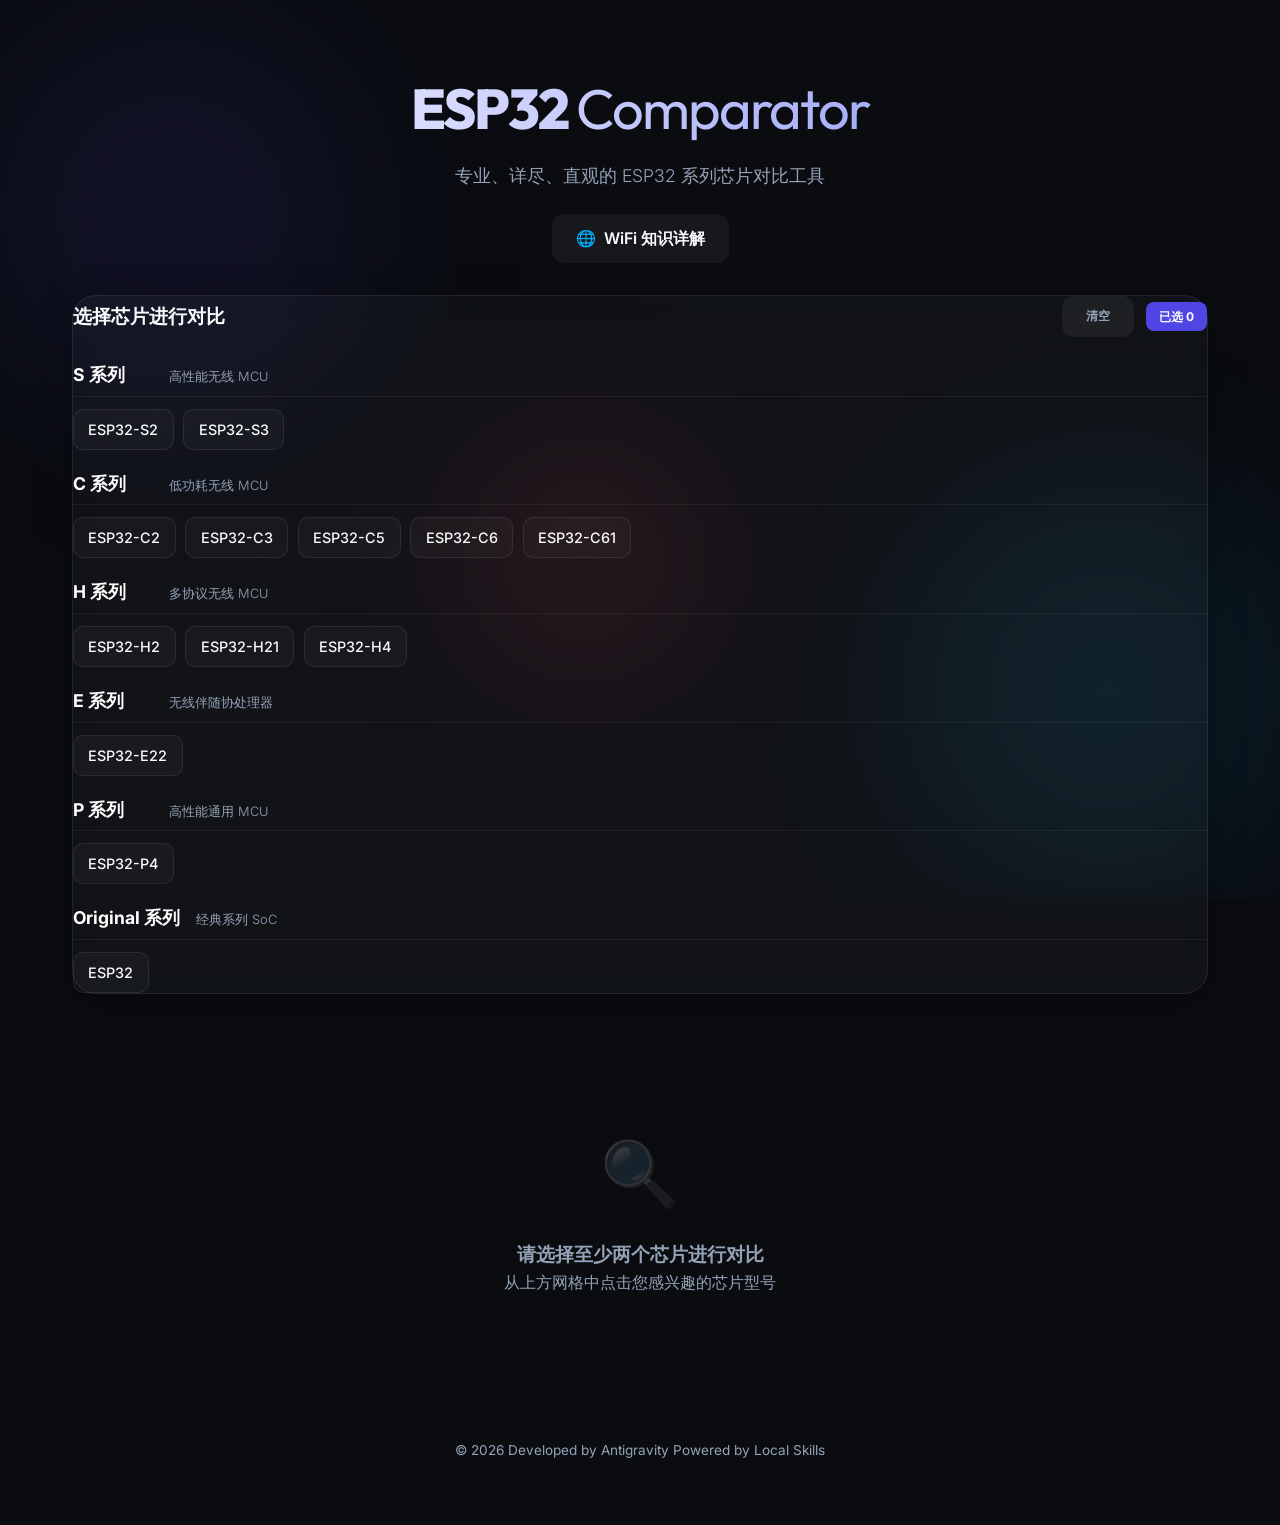
<file: index.html>
<!DOCTYPE html>
<html lang="zh-CN">
<head>
    <meta charset="UTF-8">
    <meta name="viewport" content="width=device-width, initial-scale=1.0">
    <title>ESP32 Chip Comparator | 芯片对比专家</title>
    <link rel="preconnect" href="https://fonts.googleapis.com">
    <link rel="preconnect" href="https://fonts.gstatic.com" crossorigin>
    <link href="https://fonts.googleapis.com/css2?family=Inter:wght@300;400;600;700&family=Outfit:wght@400;600;800&display=swap" rel="stylesheet">
    <link rel="stylesheet" href="style.css">
</head>
<body>
    <div class="background-blobs">
        <div class="blob blob-1"></div>
        <div class="blob blob-2"></div>
        <div class="blob blob-3"></div>
    </div>

    <header>
        <div class="container">
            <h1 class="logo">ESP32 <span>Comparator</span></h1>
            <p class="subtitle">专业、详尽、直观的 ESP32 系列芯片对比工具</p>
            <div class="header-actions" style="margin-top: 1.5rem;">
                <a href="wifi-knowledge.html" class="btn btn-secondary" style="text-decoration: none; display: inline-flex; align-items: center; gap: 0.5rem;">
                    <span>🌐</span> WiFi 知识详解
                </a>
            </div>
        </div>
    </header>

    <main class="container">
        <section class="selection-panel glass">
            <div class="panel-header-compact">
                <h2>选择芯片进行对比</h2>
                <div class="selection-actions-top">
                    <button id="clear-selection" class="btn btn-tiny">清空</button>
                    <div id="selection-count" class="badge-tiny">已选 0</div>
                </div>
            </div>
            <div id="chip-selector" class="chip-groups-compact">
                <!-- Chips and Series Info will be injected here -->
            </div>
        </section>

        <section id="comparison-section" class="comparison-panel hidden">
            <div id="view-mode-container">
                <!-- Single chip view or Multi chip view will be injected here -->
            </div>
            
            <div class="detailed-comparison-tools">
                <div class="category-tabs" id="category-tabs">
                    <button class="tab-btn active" data-category="main">主要特性</button>
                    <button class="tab-btn" data-category="core">核心与存储</button>
                    <button class="tab-btn" data-category="comm">无线通信</button>
                    <button class="tab-btn" data-category="power">功耗管理</button>
                    <button class="tab-btn" data-category="peri">外设资源对比</button>
                </div>
            </div>

            <div id="peripheral-search-container" class="search-container hidden">
                <input type="text" id="peripheral-search" placeholder="🔍 输入想要搜索的外设名称 (如: GPIO, ADC, USB)...">
            </div>

            <div class="comparison-scroll-container">
                <table id="comparison-table" class="glass">
                    <thead id="table-head">
                        <!-- Table header with chip names -->
                    </thead>
                    <tbody id="table-body">
                        <!-- Table rows with features -->
                    </tbody>
                </table>
            </div>
        </section>

        <div id="empty-state" class="empty-state">
            <div class="icon">🔍</div>
            <h3>请选择至少两个芯片进行对比</h3>
            <p>从上方网格中点击您感兴趣的芯片型号</p>
        </div>
    </main>

    <footer>
        <div class="container">
            <p>&copy; 2026 Developed by Antigravity Powered by Local Skills</p>
        </div>
    </footer>

    <script src="script.js"></script>
</body>
</html>
</file>
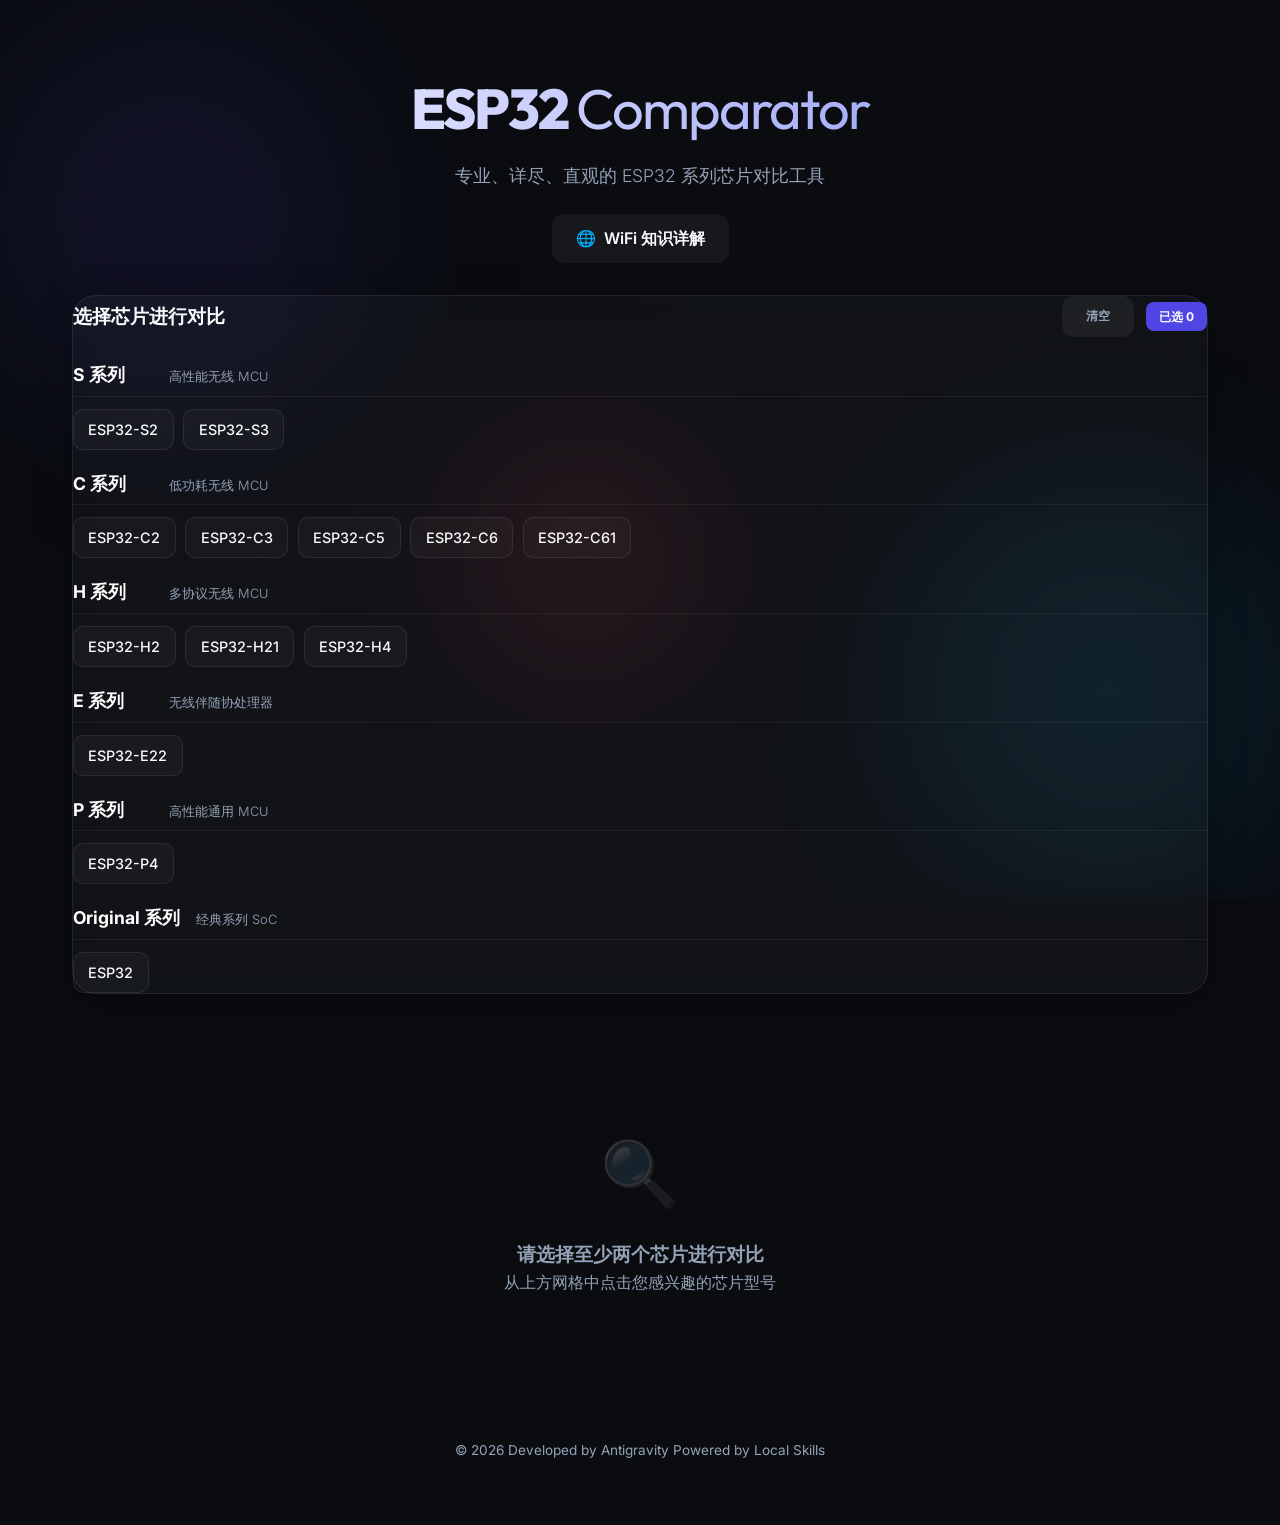
<file: docs/index.html>
<!DOCTYPE html>
<html lang="zh-CN">
<head>
    <meta charset="UTF-8">
    <meta name="viewport" content="width=device-width, initial-scale=1.0">
    <title>ESP32 Chip Comparator | 芯片对比专家</title>
    <link rel="preconnect" href="https://fonts.googleapis.com">
    <link rel="preconnect" href="https://fonts.gstatic.com" crossorigin>
    <link href="https://fonts.googleapis.com/css2?family=Inter:wght@300;400;600;700&family=Outfit:wght@400;600;800&display=swap" rel="stylesheet">
    <style>:root {
    --bg-color: #0a0c10;
    --glass-bg: rgba(255, 255, 255, 0.03);
    --glass-border: rgba(255, 255, 255, 0.08);
    --primary: #4f46e5;
    --primary-light: #818cf8;
    --secondary: #0ea5e9;
    --accent: #f43f5e;
    --text-main: #f8fafc;
    --text-dim: #94a3b8;
    --transition: all 0.4s cubic-bezier(0.23, 1, 0.32, 1);
    --shadow: 0 10px 40px -10px rgba(0, 0, 0, 0.5);
}

* {
    margin: 0;
    padding: 0;
    box-sizing: border-box;
}

body {
    background-color: var(--bg-color);
    color: var(--text-main);
    font-family: 'Inter', -apple-system, BlinkMacSystemFont, "Segoe UI", Roboto, sans-serif;
    line-height: 1.6;
    overflow-x: hidden;
    min-height: 100vh;
}

.container {
    max-width: 1200px;
    margin: 0 auto;
    padding: 0 2rem;
}

/* Background Blobs */
.background-blobs {
    position: fixed;
    top: 0;
    left: 0;
    width: 100%;
    height: 100%;
    z-index: -1;
    overflow: hidden;
}

.blob {
    position: absolute;
    width: 600px;
    height: 600px;
    background: radial-gradient(circle, var(--primary) 0%, transparent 70%);
    opacity: 0.15;
    filter: blur(80px);
    border-radius: 50%;
    animation: move 20s infinite alternate;
}

.blob-1 { top: -10%; left: -10%; background: radial-gradient(circle, var(--primary) 0%, transparent 70%); }
.blob-2 { bottom: -10%; right: -10%; background: radial-gradient(circle, var(--secondary) 0%, transparent 70%); animation-delay: -5s; }
.blob-3 { top: 40%; left: 30%; background: radial-gradient(circle, var(--accent) 0%, transparent 70%); width: 400px; height: 400px; animation-delay: -10s; }

@keyframes move {
    0% { transform: translate(0, 0) scale(1); }
    100% { transform: translate(100px, 100px) scale(1.1); }
}

header {
    padding: 4rem 0 2rem;
    text-align: center;
}

.logo {
    font-family: 'Outfit', sans-serif;
    font-size: 3.5rem;
    font-weight: 800;
    letter-spacing: -2px;
    margin-bottom: 0.5rem;
    background: linear-gradient(to right, #fff, var(--primary-light));
    -webkit-background-clip: text;
    background-clip: text;
    -webkit-text-fill-color: transparent;
}

.logo span {
    font-weight: 400;
    color: var(--text-dim);
}

.subtitle {
    font-size: 1.1rem;
    color: var(--text-dim);
    font-weight: 300;
}

.glass {
    background: var(--glass-bg);
    backdrop-filter: blur(12px);
    -webkit-backdrop-filter: blur(12px);
    border: 1px solid var(--glass-border);
    border-radius: 24px;
    box-shadow: var(--shadow);
}

section {
    margin-bottom: 3rem;
}

h2 {
    font-family: 'Outfit', sans-serif;
    font-size: 1.5rem;
    margin-bottom: 2rem;
    font-weight: 600;
}

/* Compact Selection Panel */
.panel-header-compact {
    display: flex;
    justify-content: space-between;
    align-items: center;
    margin-bottom: 1.5rem;
}

.panel-header-compact h2 {
    margin-bottom: 0;
    font-size: 1.2rem;
}

.selection-actions-top {
    display: flex;
    gap: 0.75rem;
    align-items: center;
}

.btn-tiny {
    padding: 0.3rem 0.8rem;
    font-size: 0.75rem;
    background: rgba(255, 255, 255, 0.05);
    border-radius: 8px;
    color: var(--text-dim);
    border: 1px solid var(--glass-border);
    cursor: pointer;
}

.badge-tiny {
    background: var(--primary);
    color: #fff;
    font-size: 0.75rem;
    padding: 0.3rem 0.8rem;
    border-radius: 8px;
    font-weight: 700;
}

.chip-groups-compact {
    display: flex;
    flex-direction: column;
    gap: 1.25rem;
}

.series-group-header {
    display: flex;
    align-items: baseline;
    gap: 1rem;
    margin-bottom: 0.75rem;
    border-bottom: 1px solid rgba(255, 255, 255, 0.05);
    padding-bottom: 0.4rem;
}

.series-group-header h3 {
    font-size: 1.1rem;
    color: #fff;
    margin: 0;
    min-width: 80px;
}

.series-pos-desc {
    font-size: 0.8rem;
    color: var(--text-dim);
    font-weight: 300;
}

.chip-grid-compact {
    display: flex;
    flex-wrap: wrap;
    gap: 0.6rem;
}

.chip-card-compact {
    background: rgba(255, 255, 255, 0.03);
    border: 1px solid var(--glass-border);
    padding: 0.5rem 0.9rem;
    border-radius: 10px;
    cursor: pointer;
    transition: var(--transition);
    font-size: 0.9rem;
    font-weight: 500;
}

.chip-card-compact:hover {
    background: rgba(255, 255, 255, 0.08);
    border-color: var(--primary-light);
}

.chip-card-compact.selected {
    background: var(--primary);
    border-color: var(--primary-light);
    color: #fff;
    box-shadow: 0 4px 12px rgba(79, 70, 229, 0.3);
}

/* Updated Feature Labels */
        tr.clickable-row {
            cursor: pointer;
            transition: var(--transition);
        }

        tr.clickable-row:hover {
            background: rgba(255, 255, 255, 0.05);
        }

        .explanation-row td {
            background: rgba(0, 0, 0, 0.2);
            border-bottom: 2px solid var(--primary);
            padding: 0;
            overflow: hidden;
        }

        .explanation-content {
            padding: 1.2rem 2rem;
            font-size: 0.85rem;
            color: var(--text-dim);
            line-height: 1.6;
            animation: slideDown 0.3s ease-out;
            max-width: 1000px;
        }

        .explanation-content b {
            color: var(--primary-light);
            display: block;
            margin-bottom: 0.4rem;
            font-size: 0.9rem;
        }

        @keyframes slideDown {
            from { opacity: 0; transform: translateY(-10px); }
            to { opacity: 1; transform: translateY(0); }
        }

        .feature-label {
    font-size: 0.85rem;
}

td, th {
    padding: 0.8rem 1rem;
    font-size: 0.9rem;
}

/* Category Tabs */
.detailed-comparison-tools {
    margin-bottom: 1.5rem;
    border-bottom: 1px solid var(--glass-border);
    padding-bottom: 1rem;
}

.category-tabs {
    display: flex;
    gap: 0.5rem;
    overflow-x: auto;
    padding-bottom: 0.5rem;
}

.tab-btn {
    padding: 0.6rem 1.2rem;
    border-radius: 30px;
    border: 1px solid var(--glass-border);
    background: transparent;
    color: var(--text-dim);
    font-weight: 600;
    cursor: pointer;
    white-space: nowrap;
    transition: var(--transition);
}

.tab-btn:hover {
    border-color: var(--primary-light);
    color: #fff;
}

.tab-btn.active {
    background: var(--primary);
    border-color: var(--primary);
    color: #fff;
}

/* Peripheral Search */
.search-container {
    margin-bottom: 1.5rem;
    animation: fadeIn 0.4s var(--transition);
}

#peripheral-search {
    width: 100%;
    padding: 0.8rem 1.2rem;
    background: rgba(255, 255, 255, 0.05);
    border: 1px solid var(--glass-border);
    border-radius: 12px;
    color: #fff;
    font-size: 1rem;
    transition: var(--transition);
}

#peripheral-search:focus {
    outline: none;
    border-color: var(--primary-light);
    background: rgba(255, 255, 255, 0.08);
    box-shadow: 0 0 15px rgba(79, 70, 229, 0.2);
}

.search-container.hidden {
    display: none;
}
.single-chip-hero {
    display: flex;
    gap: 2rem;
    align-items: center;
    margin-bottom: 2.5rem;
    padding: 2rem;
    background: linear-gradient(135deg, rgba(79, 70, 229, 0.1) 0%, transparent 100%);
    border-radius: 20px;
}

.chip-icon-large {
    font-size: 4rem;
    background: var(--glass-bg);
    width: 100px;
    height: 100px;
    display: flex;
    align-items: center;
    justify-content: center;
    border-radius: 24px;
    border: 1px solid var(--glass-border);
}

.single-chip-header h2 {
    font-size: 2.5rem;
    margin-bottom: 0.2rem;
}

.single-chip-header .highlight-tag {
    display: inline-block;
    background: var(--accent);
    color: #fff;
    padding: 0.2rem 0.8rem;
    border-radius: 4px;
    font-size: 0.75rem;
    font-weight: 800;
    text-transform: uppercase;
}

.chip-card .series {
    display: block;
    font-size: 0.75rem;
    text-transform: uppercase;
    color: var(--text-dim);
    margin-top: 0.2rem;
}

.chip-card.selected .series {
    color: rgba(255, 255, 255, 0.8);
}

.selection-actions {
    display: flex;
    justify-content: space-between;
    align-items: center;
}

.btn {
    padding: 0.75rem 1.5rem;
    border-radius: 12px;
    border: none;
    font-weight: 600;
    cursor: pointer;
    transition: var(--transition);
}

.btn-secondary {
    background: rgba(255, 255, 255, 0.05);
    color: var(--text-main);
}

.btn-secondary:hover {
    background: rgba(255, 255, 255, 0.1);
}

.badge {
    background: var(--primary);
    padding: 0.5rem 1rem;
    border-radius: 30px;
    font-size: 0.85rem;
    font-weight: 600;
}

/* Comparison Panel */
.comparison-panel {
    padding: 2rem;
    animation: fadeIn 0.8s var(--transition);
}

.panel-header {
    display: flex;
    justify-content: space-between;
    align-items: center;
    margin-bottom: 2rem;
}

.comparison-scroll-container {
    overflow-x: auto;
    margin: 0 -2rem;
    padding: 0 2rem;
}

table {
    width: 100%;
    border-collapse: separate;
    border-spacing: 0;
    min-width: 800px;
}

th, td {
    padding: 1.25rem;
    text-align: left;
    border-bottom: 1px solid var(--glass-border);
}

th {
    font-family: 'Outfit', sans-serif;
    color: var(--text-dim);
    font-weight: 600;
    font-size: 0.9rem;
    text-transform: uppercase;
    letter-spacing: 1px;
}

.feature-label {
    min-width: 150px;
    font-weight: 600;
    color: var(--primary-light);
    background: rgba(79, 70, 229, 0.03);
}

.chip-header {
    font-size: 1.2rem;
    font-weight: 700;
    color: #fff;
    min-width: 200px;
}

.superior {
    color: #4ade80; /* Green highlight for better specs */
    font-weight: 700;
}

.inferior {
    opacity: 0.6;
}

/* States */
.hidden { display: none; }

.empty-state {
    text-align: center;
    padding: 5rem 0;
    color: var(--text-dim);
}

.empty-state .icon {
    font-size: 4rem;
    margin-bottom: 1rem;
    opacity: 0.2;
}

@keyframes slideIn {
    from { opacity: 0; transform: translateY(20px); }
    to { opacity: 1; transform: translateY(0); }
}

@keyframes fadeIn {
    from { opacity: 0; }
    to { opacity: 1; }
}

footer {
    padding: 4rem 0;
    text-align: center;
    color: var(--text-dim);
    font-size: 0.85rem;
}

/* Scrollbar */
::-webkit-scrollbar { width: 8px; height: 8px; }
::-webkit-scrollbar-track { background: var(--bg-color); }
::-webkit-scrollbar-thumb { background: var(--glass-border); border-radius: 4px; }
::-webkit-scrollbar-thumb:hover { background: rgba(255, 255, 255, 0.2); }
</style>
</head>
<body>
    <div class="background-blobs">
        <div class="blob blob-1"></div>
        <div class="blob blob-2"></div>
        <div class="blob blob-3"></div>
    </div>

    <header>
        <div class="container">
            <h1 class="logo">ESP32 <span>Comparator</span></h1>
            <p class="subtitle">专业、详尽、直观的 ESP32 系列芯片对比工具</p>
            <div class="header-actions" style="margin-top: 1.5rem;">
                <a href="wifi-knowledge.html" class="btn btn-secondary" style="text-decoration: none; display: inline-flex; align-items: center; gap: 0.5rem;">
                    <span>🌐</span> WiFi 知识详解
                </a>
            </div>
        </div>
    </header>

    <main class="container">
        <section class="selection-panel glass">
            <div class="panel-header-compact">
                <h2>选择芯片进行对比</h2>
                <div class="selection-actions-top">
                    <button id="clear-selection" class="btn btn-tiny">清空</button>
                    <div id="selection-count" class="badge-tiny">已选 0</div>
                </div>
            </div>
            <div id="chip-selector" class="chip-groups-compact">
                <!-- Chips and Series Info will be injected here -->
            </div>
        </section>

        <section id="comparison-section" class="comparison-panel hidden">
            <div id="view-mode-container">
                <!-- Single chip view or Multi chip view will be injected here -->
            </div>
            
            <div class="detailed-comparison-tools">
                <div class="category-tabs" id="category-tabs">
                    <button class="tab-btn active" data-category="main">主要特性</button>
                    <button class="tab-btn" data-category="core">核心与存储</button>
                    <button class="tab-btn" data-category="comm">无线通信</button>
                    <button class="tab-btn" data-category="power">功耗管理</button>
                    <button class="tab-btn" data-category="peri">外设资源对比</button>
                </div>
            </div>

            <div id="peripheral-search-container" class="search-container hidden">
                <input type="text" id="peripheral-search" placeholder="🔍 输入想要搜索的外设名称 (如: GPIO, ADC, USB)...">
            </div>

            <div class="comparison-scroll-container">
                <table id="comparison-table" class="glass">
                    <thead id="table-head">
                        <!-- Table header with chip names -->
                    </thead>
                    <tbody id="table-body">
                        <!-- Table rows with features -->
                    </tbody>
                </table>
            </div>
        </section>

        <div id="empty-state" class="empty-state">
            <div class="icon">🔍</div>
            <h3>请选择至少两个芯片进行对比</h3>
            <p>从上方网格中点击您感兴趣的芯片型号</p>
        </div>
    </main>

    <footer>
        <div class="container">
            <p>&copy; 2026 Developed by Antigravity Powered by Local Skills</p>
        </div>
    </footer>

    <script>
const embeddedChipsData = {"series_info": {"S": "高性能无线 MCU", "C": "低功耗无线 MCU", "P": "高性能通用 MCU", "H": "多协议无线 MCU", "E": "无线伴随协处理器", "Original": "经典系列 SoC"}, "chips": {"ESP32-C2": {"series": "C", "cpu": "单核 RISC-V", "freq": "120 MHz", "wifi": "2.4 G；IEEE802.11b/g/n", "ble": "BLE 5.0", "15.4": "N/A", "ls": "140 µA", "ds": "5 µA", "rom": "576 KB", "sram": "272 KB", "gpio": 14, "peripherals": {"GPIO": "14", "ADC": "12-bit, 5 通道", "UART": "2", "I2C": "1", "SPI": "3", "I2S": "0", "PWM": "LEDC (6 通道)", "RMT": "支持", "USB": "N/A", "TWAI": "N/A", "Security": "Secure Boot, Flash Encryption, ECC, RNG", "Touch": "N/A"}}, "ESP32-C3": {"series": "C", "cpu": "单核 RISC-V", "freq": "160 MHz", "wifi": "2.4 G；IEEE802.11b/g/n", "ble": "BLE 5.0", "15.4": "N/A", "ls": "130 µA", "ds": "5 µA", "rom": "384 KB", "sram": "400 KB HP + 8 KB LP", "gpio": 22, "peripherals": {"GPIO": "22", "ADC": "12-bit, 6 通道", "UART": "2", "I2C": "1", "SPI": "3", "I2S": "1", "PWM": "LEDC (6 通道)", "RMT": "支持", "USB": "Serial/JTAG", "TWAI": "支持 (2.0)", "Security": "Secure Boot, Flash Encryption, AES, SHA, RSA, RNG, HMAC, Digital Signature", "Touch": "N/A"}}, "ESP32-C5": {"series": "C", "cpu": "单核 RISC-V （HP + LP）", "freq": "240 MHz", "wifi": "2.4 G & 5 G；IEEE802.11a/b/g/n/ac/ax", "ble": "BLE 5.0", "15.4": "Thread 1.4 + Zigbee 3.0", "ls": "60 µA", "ds": "12 µA", "rom": "320 KB", "sram": "384 KB HP + 16 KB LP", "gpio": 29, "peripherals": {"GPIO": "29", "ADC": "12-bit, 6 通道", "UART": "2 + 1 (LP)", "I2C": "1 + 1 (LP)", "SPI": "2", "I2S": "1", "PWM": "LEDC", "RMT": "支持", "USB": "Serial/JTAG", "TWAI": "支持 (CAN FD)", "Security": "Secure Boot, Flash Encryption, TEE/APM", "Touch": "N/A", "SDIO": "支持"}}, "ESP32-C6": {"series": "C", "cpu": "单核 RISC-V （HP + LP）", "freq": "160 MHz", "wifi": "2.4 G；IEEE802.11b/g/n/ax", "ble": "BLE 5.3", "15.4": "Thread 1.3 + Zigbee 3.0", "ls": "35 µA", "ds": "7 µA", "rom": "320 KB", "sram": "512 KB HP + 16 KB LP", "gpio": 30, "peripherals": {"GPIO": "30", "ADC": "12-bit, 7 通道", "UART": "2 + 1 (LP)", "I2C": "1 + 1 (LP)", "SPI": "3", "I2S": "1", "PWM": "LEDC", "RMT": "支持", "USB": "Serial/JTAG", "TWAI": "支持 (2.0)", "Security": "Secure Boot, Flash Encryption, TEE/APM", "Touch": "N/A", "SDIO": "支持"}}, "ESP32-C61": {"series": "C", "cpu": "单核 RISC-V", "freq": "160 MHz", "wifi": "2.4 G；IEEE802.11b/g/n/ax", "ble": "BLE 5.4", "15.4": "N/A", "ls": "50 µA", "ds": "10 µA", "rom": "256 KB", "sram": "320 KB", "gpio": 30, "peripherals": {"GPIO": "30", "ADC": "12-bit, 4 通道", "UART": "3", "I2C": "1", "SPI": "2", "I2S": "1", "PWM": "LEDC", "RMT": "支持", "USB": "Serial/JTAG", "TWAI": "N/A", "Security": "Secure Boot, Flash Encryption", "Touch": "N/A", "SDIO": "支持 (2.0)"}}, "ESP32-E22": {"series": "E", "cpu": "网络协处理器 (Companion)", "freq": "N/A", "wifi": "Wi-Fi 7 (802.11be), 2.4/5/6GHz", "ble": "BLE 5.4", "15.4": "N/A", "ls": "N/A", "ds": "N/A", "rom": "N/A", "sram": "N/A", "gpio": 16, "peripherals": {"GPIO": "支持", "ADC": "N/A", "UART": "支持", "I2C": "支持", "SPI": "支持", "I2S": "支持", "PWM": "支持", "RMT": "N/A", "USB": "支持 (主机接口)", "TWAI": "N/A", "Security": "Secure Boot 等", "Touch": "N/A", "SDIO": "支持 (主机接口)", "PCIe": "支持"}, "key_capabilities": ["支持 2.4GHz/5GHz/6GHz 频段，支持 2x2 MIMO、160MHz 频宽和 1024-QAM 高阶调制，PHY 速率达 2.4 Gbps，满足 4K/8K 视频流和高速文件传输需求。", "广泛支持 PCIe/SDIO/USB 接口，提供开源 Host 驱动 (Linux/Android/MCU), 适配 x86/ARM/RISC-V 等多种主控架构。", "E22 最高支持 :ref:`MCS <mcs>` 11"], "typical_applications": ["<b>PC 无线网卡</b>：适用于 x86/ARM/RISC-V 架构的笔记本与台式机，支持 Windows/Linux 操作系统。", "<b>AI 智算/机器人</b>：为边缘计算主控提供高速视觉传输通道，6GHz 频段有效降低复杂环境下的信号干扰。", "<b>XR 穿戴设备/消费电子</b>：配合 2.4Gbps 高吞吐与低延迟特质，满足 VR/AR/NAS 无线串流的高带宽需求。", "<b>工业网关</b>：在电磁环境复杂的工业现场，提供纯净的 6 GHz 频谱通信保障。"]}, "ESP32-H2": {"series": "H", "cpu": "单核 RISC-V", "freq": "96 MHz", "wifi": "N/A", "ble": "BLE 5.0", "15.4": "Thread 1.4 + Zigbee 3.0", "ls": "N/A", "ds": "7 µA", "rom": "128 KB", "sram": "320 KB + 4 KB LP", "gpio": 26, "peripherals": {"GPIO": "26", "ADC": "12-bit", "UART": "2", "I2C": "2", "SPI": "3", "I2S": "1", "PWM": "LEDC", "RMT": "支持", "USB": "Serial/JTAG", "TWAI": "支持 (2.0)", "Security": "Secure Boot, Flash Encryption, Power Glitch Detector", "Touch": "N/A"}}, "ESP32-H21": {"series": "H", "cpu": "单核 RISC-V", "freq": "96 MHz", "wifi": "N/A", "ble": "BLE 5.3", "15.4": "Thread 1.4 + Zigbee 3.0", "ls": "N/A", "ds": "7 µA", "rom": "128 KB", "sram": "320 KB + 4 KB LP", "gpio": 19, "peripherals": {"GPIO": "19", "ADC": "12-bit, 4 通道", "UART": "2", "I2C": "2", "SPI": "3", "I2S": "1", "PWM": "LEDC", "RMT": "支持", "USB": "Serial/JTAG", "TWAI": "支持 (2.0)", "Security": "Secure Boot, Flash Encryption, Power Glitch Detector", "Touch": "N/A"}}, "ESP32-H4": {"series": "H", "cpu": "双核 RISC-V", "freq": "96 MHz", "wifi": "N/A", "ble": "BLE 6.0", "15.4": "Thread 1.4 + Zigbee 3.0", "ls": "N/A", "ds": "7 µA", "rom": "128 KB", "sram": "384 KB", "psram": "2 MB", "gpio": 40, "peripherals": {"GPIO": "40", "ADC": "12-bit, 5 通道", "UART": "1", "I2C": "2", "SPI": "3", "I2S": "1", "PWM": "LEDC, MCPWM", "RMT": "支持", "USB": "2.0 OTG + Serial/JTAG", "TWAI": "支持 (CAN FD)", "Security": "Secure Boot, Flash Encryption, TEE/APM", "Touch": "15 路", "Audio": "ASRC 支持"}}, "ESP32-S2": {"series": "S", "cpu": "单核 Xtensa LX7", "freq": "240 MHz", "wifi": "2.4 G；IEEE802.11b/g/n", "ble": "N/A", "15.4": "N/A", "ls": "140 µA", "ds": "22 µA", "rom": "128 KB", "sram": "320 KB", "gpio": 43, "peripherals": {"GPIO": "43", "ADC": "12-bit, 20 通道", "UART": "2", "I2C": "2", "SPI": "4", "I2S": "1", "PWM": "LEDC", "RMT": "支持", "USB": "2.0 OTG", "TWAI": "支持 (2.0)", "Security": "Secure Boot, Flash Encryption, AES, SHA, RSA, RNG, HMAC, Digital Signature", "Touch": "14 路", "LCD/Camera": "支持"}}, "ESP32-S3": {"series": "S", "cpu": "双核 Xtensa LX7", "freq": "240 MHz", "wifi": "2.4 G；IEEE802.11b/g/n", "ble": "BLE 5.0", "15.4": "N/A", "ls": "240 µA", "ds": "7 µA", "rom": "384 KB", "sram": "512 KB", "gpio": 45, "peripherals": {"GPIO": "45", "ADC": "12-bit, 20 通道", "UART": "3", "I2C": "2", "SPI": "4", "I2S": "2", "PWM": "LEDC, MCPWM", "RMT": "支持", "USB": "2.0 OTG + Serial/JTAG", "TWAI": "支持 (2.0)", "Security": "Secure Boot, Flash Encryption, World Controller", "Touch": "14 路", "LCD/Camera": "支持", "AI": "加速指令集支持"}}, "ESP32": {"series": "Original", "cpu": "双核 Xtensa LX6", "freq": "240 MHz", "wifi": "2.4 G；IEEE802.11b/g/n", "ble": "BLE 4.2 + BT Class", "15.4": "N/A", "ls": "800 µA", "ds": "10 µA", "rom": "448 KB", "sram": "520 KB", "gpio": 34, "peripherals": {"GPIO": "34", "ADC": "12-bit, 18 通道", "UART": "3", "I2C": "2", "SPI": "3", "I2S": "2", "PWM": "LEDC, MCPWM", "RMT": "支持", "USB": "N/A", "TWAI": "支持 (2.0)", "Security": "Secure Boot, Flash Encryption, AES, SHA, RSA, RNG", "Touch": "10 路", "Ethernet": "支持"}}, "ESP32-P4": {"series": "P", "cpu": "双核 RISC-V (HP + LP)", "freq": "400 MHz HP + 40 MHz LP", "wifi": "N/A", "ble": "N/A", "15.4": "N/A", "ls": "N/A", "ds": "N/A", "rom": "N/A", "sram": "768 KB HP + 32 KB LP", "gpio": 55, "peripherals": {"GPIO": "55", "ADC": "支持", "UART": "支持", "I2C": "支持", "SPI": "支持", "I2S": "支持", "PWM": "支持", "RMT": "支持", "USB": "2.0 High-speed OTG", "TWAI": "支持", "Security": "TEE, Secure Boot, ECC, AES, SHA", "Touch": "支持", "LCD/Camera": "MIPI-DSI / MIPI-CSI", "Ethernet": "支持", "Display": "H264/JPEG 编码"}}}};
let chipsData = { chips: {}, series_info: {} };
let selectedChips = [];
let activeCategory = 'main';
let periSearchQuery = '';

const featureGroups = {
    main: [
        { key: 'cpu', label: 'CPU 架构' },
        { key: 'freq', label: '最高主频' },
        { key: 'wifi', label: 'Wi-Fi' },
        { key: 'ble', label: '蓝牙' },
        { key: 'ls', label: 'Light-sleep' },
        { key: 'ds', label: 'Deep-sleep' }
    ],
    core: [
        { key: 'cpu', label: '处理器核心' },
        { key: 'freq', label: '时钟主频' },
        { key: 'rom', label: 'ROM' },
        { key: 'sram', label: 'SRAM' },
        { key: 'psram', label: 'PSRAM 支持' },
        { key: 'gpio', label: '可用 GPIO' }
    ],
    comm: [
        { key: 'wifi', label: 'Wi-Fi 标准' },
        { key: 'ble', label: '蓝牙版本' },
        { key: '15.4', label: 'IEEE 802.15.4' }
    ],
    power: [
        { key: 'ls', label: 'Light-sleep 电流' },
        { key: 'ds', label: 'Deep-sleep 电流' }
    ],
    peri: []
};

const featureExplanations = {
    'cpu': '<b>CPU 架构</b>ESP32 的 CPU 主要是 Xtensa 和 RISC-V。Xtensa 性能强劲、带 AI/DSP 指令集（如 S3）；RISC-V 在新型号（如 C3/C6/H2）上被广泛使用，功耗更低。双核架构（经典款、S3、P4）允许部分核心专职处理无线协议栈，另一核跑应用，大大提升实时并发能力。',
    'freq': '<b>最高主频</b>直接决定芯片的峰值计算能力。高性能系列（如 P4）高达 400MHz，S系列最高 240MHz，足以驱动高刷彩屏或音频算法；低功耗 C 系列通常在 120~160MHz，在性能和省电之间取得最佳平衡。',
    'wifi': '<b>Wi-Fi 标准</b>经典系列及 S2/S3 支持 Wi-Fi 4。进入 Wi-Fi 6 时代后，C6/C61 引入了 802.11ax（支持 OFDMA 和 TWT 目标唤醒时间），显著降低 IoT 节点在密集网络中的功耗。C5 更是支持了 5GHz 双频 Wi-Fi 6。',
    'ble': '<b>蓝牙版本</b>早期型号支持经典蓝牙 (BR/EDR) 与 BLE 4.2。C3/S3 升级至 BLE 5.0，大幅提升传输距离 (Long Range) 和吞吐量；新款 C6/H2 达到 BLE 5.3；H4 等新架构更支持了 BLE 6.0，提供极高精度的测距定位 (Channel Sounding) 和 LE Audio 音频能力。',
    'ls': '<b>Light-sleep (轻度睡眠)</b>该模式下 ESP32 暂停 CPU 执行但维持内存(SRAM)供电，唤醒时间仅为微秒级。结合 Wi-Fi 的 DTIM 心跳周期，能在保持网络常连接的同时，极大程度降低整体功耗。',
    'ds': '<b>Deep-sleep (深度睡眠)</b>仅保留 ULP（超低功耗协处理器）和 RTC 域工作，主 CPU 及大部分内存均断电，功耗仅几微安(µA)。是电池供电的温湿度贴片、智能门磁等设备实现“数年续航”的核心技术。',
    'rom': '<b>ROM</b>其中固化了乐鑫官方的 Bootloader 和基础的 Wi-Fi/蓝牙底层核心栈库函数。固化的 ROM 越大，不仅缩短启动时间，还能为用户的应用程序省下大量宝贵的 Flash 存储空间。',
    'sram': '<b>SRAM</b>分为 IRAM 和 DRAM。因为跑 Wi-Fi 协议栈本身需要占用较多内存缓冲，剩余的可用 SRAM（如 S3 具有高达 512KB SRAM）对运行复杂的 LVGL UI 界面、甚至运行小模型推理起到了决定性作用。',
    'psram': '<b>PSRAM</b>片外伪静态随机存储。当内置 SRAM 不够时（例如驱动高像素 LCD、做音频大缓存），可以通过高速总线外挂 PSRAM。像 ESP32-S3 就支持高达 8MB 或 16MB 的 Octal SPI (八线) PSRAM，带宽高得惊人。',
    'gpio': '<b>GPIO</b>引出的脚位数量。ESP32 拥有独门绝技“GPIO 矩阵 (GPIO Matrix)”，允许把绝大多数外设信号 (比如 PWM, I2C, SPI) 软件映射到任意物理管脚，大幅简化了 PCB 的布线难度。',
    '15.4': '<b>IEEE 802.15.4</b>专用于 Mesh 组网的低速低功耗射频硬件，是支持 Thread、Zigbee 和 Matter 协议的底层基础。目前装备在主打智能家居生态的 H 系列（ESP32-H2）和最新的 C/P 系列中。',
    'GPIO': '<b>GPIO</b>引出的脚位数量。ESP32 拥有独门绝技“GPIO 矩阵 (GPIO Matrix)”，允许把绝大多数外设信号 (比如 PWM, I2C, SPI) 软件映射到任意物理管脚，大幅简化了 PCB 的布线难度。',
    'ADC': '<b>ADC (模数转换器)</b>ESP32 系列的 ADC 历经多次迭代，新型号（如 S3/C6）大幅改善了早期产品的非线性问题，并且出厂自带 eFuse 硬件校准，极大提升了对模拟传感器读取的准确度。',
    'UART': '<b>UART (串口)</b>除了默认的 UART0 用作日志打印外，ESP32 可用 GPIO 矩阵将额外的硬件 UART 映射到任何引脚，轻松接入 GPS 模块、温湿度变送器等外部串口设备。',
    'I2C': '<b>I2C</b>常用于连接温湿度传感器或小型 OLED 屏幕。ESP32 硬件支持高达 1MHz 的 Fast-mode Plus (Fm+) 模式，可以轻松挂载大量低速 I2C 节点。',
    'SPI': '<b>SPI</b>乐鑫的 SPI 控制器带有强大的 DMA（直接内存访问），在驱动高刷新率的 TFT 屏幕、甚至摄像头数据搬运时，可以直接在后台完成，完全不占用 CPU 计算资源。',
    'I2S': '<b>I2S</b>虽然名为音频接口，但它的底层其实是一个高速并行移位寄存器。创客们经常将其利用在其“非设计用途”上：比如通过 DMA 疯狂输出并行数据，直接用来驱动大量 LED 点阵或老式并行 RGB 屏幕。',
    'PWM': '<b>PWM</b>乐鑫的 PWM 分两大家族。LEDC（LED 控制器）自带硬件渐变功能，非常适合平滑调光；而 MCPWM (电机控制 PWM) 则是高级工具，带死区控制和故障刹车，专为无刷电机 (BLDC) 及逆变器打造。',
    'RMT': '<b>RMT (远程控制)</b>ESP32 的“神级外设”。本意是为了红外遥控(IR)收发设计的，但因为它能产生纳秒级极其精确且可编程的波形，所以被广泛用来完美驱动 WS2812/NeoPixel 这类对时序极其苛刻的炫彩灯珠。',
    'USB': '<b>USB 接口</b>较新的 C 系列搭载 USB Serial/JTAG，无需再外挂 CP2102 等串口转换芯片就能直接连电脑烧录下载代码。而 S2/S3 则是原生 USB OTG，可以直接把自己模拟成为 U盘 (Mass Storage) 或电脑鼠标键盘 (HID)。P4 更是加持了高速的 USB 2.0 (480Mbps)。',
    'TWAI': '<b>TWAI</b>乐鑫将其汽车总线控制器命名为 TWAI，兼容 CAN 2.0B。新型号 C6、H4 等进一步支持了 CAN FD，允许更高的波特率与每帧高达 64 字节的有效载荷，在车载 OBD 和精密机器人控制 (如大疆无刷电机) 领域大放异彩。',
    'Security': '<b>安全特性</b>ESP32 内置极为强大的硬件安全模块。Secure BootV2 防止固件被篡改；Flash Encryption 使用片内防读取的密钥，将外部 Flash 的数据变为乱码，彻底断绝“抄板”和固件提取的可能性；且加解密不消耗 CPU。',
    'Touch': '<b>电容触摸接口</b>无需额外的触摸芯片，引脚可直接识别手指靠近产生的微小电容变化。高级型号甚至可以在 Deep-sleep (几十微安) 状态下通过触摸特定的按键唤醒系统。',
    'LCD/Camera': '<b>多媒体接口</b>到了 S3 时代，乐鑫专门加入了 LCD_CAM 外设，原生支持高通量并行数据吞吐，可直驱 8/16位 RGB 屏或数字麦克风/摄像头。最新的 P4 更突破性搭载了 MIPI DSI (显示) 与 MIPI CSI (相机) 接口，直接对标高性能 Linux 板卡。',
    'SDIO': '<b>SDIO 接口</b>除了用于外挂 SD 卡读取海量资源外，它还允许 ESP32 作为一个高速 Wi-Fi 扩展网卡 (SDIO Slave 模式)，通过 SDIO 总线被树莓派或其它不带 Wi-Fi 的高性能处理器高效调用。',
    'Audio': '<b>音频加速</b>像 H4 这样的新型号搭载了 ASRC 音频采样率转换器，大幅减轻 CPU 处理音频流时的运算量，结合 ESP-ADF 框架极度适合智能音箱领域开发。'
};

async function init() {
    try {
        
        chipsData = embeddedChipsData;

        const periKeys = new Set();
        Object.values(chipsData.chips).forEach(chip => {
            if (chip.peripherals) {
                Object.keys(chip.peripherals).forEach(k => periKeys.add(k));
            }
        });
        featureGroups.peri = Array.from(periKeys).sort().map(k => ({ key: k, label: k, isPeri: true }));

        renderChipSelector();
        setupTabs();
        setupSearch();
    } catch (error) {
        console.error('Error loading chips data:', error);
    }
}

function setupSearch() {
    const searchInput = document.getElementById('peripheral-search');
    if (!searchInput) return;
    searchInput.oninput = (e) => {
        periSearchQuery = e.target.value.toLowerCase();
        renderComparison();
    };
}

function renderChipSelector() {
    const selector = document.getElementById('chip-selector');
    selector.innerHTML = '';
    const grouped = {};
    Object.entries(chipsData.chips).forEach(([name, data]) => {
        if (!grouped[data.series]) grouped[data.series] = [];
        grouped[data.series].push({ name, ...data });
    });
    const order = ['S', 'C', 'H', 'E', 'P', 'Original'];
    order.forEach(series => {
        if (grouped[series]) {
            const groupDiv = document.createElement('div');
            groupDiv.className = 'series-group';
            groupDiv.innerHTML = `
                <div class="series-group-header">
                    <h3>${series} 系列</h3>
                    <span class="series-pos-desc">${chipsData.series_info[series] || ''}</span>
                </div>
                <div class="chip-grid-compact"></div>
            `;
            const grid = groupDiv.querySelector('.chip-grid-compact');
            grouped[series].forEach(chip => {
                const card = document.createElement('div');
                card.className = `chip-card-compact ${selectedChips.includes(chip.name) ? 'selected' : ''}`;
                card.innerHTML = chip.name;
                card.onclick = () => toggleChip(chip.name, card);
                grid.appendChild(card);
            });
            selector.appendChild(groupDiv);
        }
    });
}

function setupTabs() {
    const buttons = document.querySelectorAll('.tab-btn');
    const searchContainer = document.getElementById('peripheral-search-container');

    buttons.forEach(btn => {
        btn.onclick = () => {
            buttons.forEach(b => b.classList.remove('active'));
            btn.classList.add('active');
            activeCategory = btn.dataset.category;

            if (searchContainer) {
                if (activeCategory === 'peri') {
                    searchContainer.classList.remove('hidden');
                } else {
                    searchContainer.classList.add('hidden');
                }
            }

            renderComparison();
        };
    });
}

function toggleChip(name, element) {
    const index = selectedChips.indexOf(name);
    if (index > -1) {
        selectedChips.splice(index, 1);
        element.classList.remove('selected');
    } else {
        selectedChips.push(name);
        element.classList.add('selected');
    }
    updateUI();
}

function updateUI() {
    const comparisonSection = document.getElementById('comparison-section');
    const emptyState = document.getElementById('empty-state');
    const countBadge = document.getElementById('selection-count');
    if (countBadge) countBadge.textContent = `已选 ${selectedChips.length}`;
    if (selectedChips.length >= 1) {
        comparisonSection.classList.remove('hidden');
        emptyState.classList.add('hidden');
        renderComparison();
    } else {
        comparisonSection.classList.add('hidden');
        emptyState.classList.remove('hidden');
    }
}

function renderComparison() {
    const modeContainer = document.getElementById('view-mode-container');
    if (selectedChips.length === 1) {
        renderSingleView(selectedChips[0], modeContainer);
    } else {
        renderMultiView(modeContainer);
    }
}

function renderSingleView(name, container) {
    const chip = chipsData.chips[name];
    const highlight = getChipHighlight(name, chip);

    let keyCapsHTML = '';
    if (chip.key_capabilities) {
        keyCapsHTML = `
            <div style="margin-top: 1.2rem; text-align: left; background: rgba(0,0,0,0.15); padding: 1.2rem; border-radius: 12px; border: 1px solid var(--glass-border);">
                <h4 style="color: var(--primary-light); margin-bottom: 0.5rem; font-size: 0.95rem; display: flex; align-items: center; gap: 0.5rem;">
                    <span>✨</span> 关键能力
                </h4>
                <ul style="color: var(--text-dim); line-height: 1.6; padding-left: 1.2rem; margin-bottom: ${chip.typical_applications ? '1rem' : '0'}; font-size: 0.9rem;">
                    ${chip.key_capabilities.map(cap => `<li style="margin-bottom: 0.3rem;">${cap}</li>`).join('')}
                </ul>
                ${chip.typical_applications ? `
                <h4 style="color: var(--primary-light); margin-bottom: 0.5rem; font-size: 0.95rem; display: flex; align-items: center; gap: 0.5rem;">
                    <span>🎯</span> 典型应用场景
                </h4>
                <ul style="color: var(--text-dim); line-height: 1.6; padding-left: 1.2rem; font-size: 0.9rem;">
                    ${chip.typical_applications.map(app => `<li style="margin-bottom: 0.3rem;">${app}</li>`).join('')}
                </ul>
                ` : ''}
            </div>
        `;
    }

    container.innerHTML = `
        <div class="single-chip-hero">
            <div class="chip-icon-large">SoC</div>
            <div class="single-chip-header">
                <h2>${name}</h2>
                <div class="highlight-tag">${highlight}</div>
                <p style="margin-top: 0.5rem; color: var(--text-dim)">${chipsData.series_info[chip.series]}</p>
                ${keyCapsHTML}
            </div>
        </div>
    `;
    renderMultiView(document.createElement('div'), true);
}

function renderMultiView(container, isSingleDetail = false) {
    const thead = document.getElementById('table-head');
    const tbody = document.getElementById('table-body');
    let currentFeatures = featureGroups[activeCategory];

    if (activeCategory === 'peri' && periSearchQuery) {
        currentFeatures = currentFeatures.filter(f => f.label.toLowerCase().includes(periSearchQuery));
    }

    thead.innerHTML = `
        <tr>
            <th class="feature-label">特性 / ${getCategoryLabel(activeCategory)} (点击行查看说明)</th>
            ${selectedChips.map(name => `<th class="chip-header">${name}</th>`).join('')}
        </tr>
    `;

    if (currentFeatures.length === 0 && activeCategory === 'peri') {
        tbody.innerHTML = `<tr><td colspan="${selectedChips.length + 1}" style="text-align: center; color: var(--text-dim); padding: 3rem;">未找到相关外设内容</td></tr>`;
        return;
    }

    tbody.innerHTML = '';
    currentFeatures.forEach(feature => {
        let values;
        if (feature.isPeri) {
            values = selectedChips.map(name => chipsData.chips[name].peripherals ? (chipsData.chips[name].peripherals[feature.key] || 'N/A') : 'N/A');
        } else {
            values = selectedChips.map(name => chipsData.chips[name][feature.key] || 'N/A');
        }

        if (values.every(v => v === 'N/A' || v === 'N/A')) {
            return;
        }

        const tr = document.createElement('tr');
        tr.className = 'clickable-row';
        tr.dataset.feature = feature.key;
        tr.innerHTML = `
            <td class="feature-label">${feature.label}</td>
            ${selectedChips.map((name, i) => {
            const value = values[i];
            const isSuperior = !isSingleDetail && !feature.isPeri && checkSuperior(feature.key, value, values);
            return `<td class="${isSuperior ? 'superior' : ''}">${value}</td>`;
        }).join('')}
        `;

        tr.onclick = (e) => toggleRowExplanation(feature, tr);
        tbody.appendChild(tr);
    });

    if (!isSingleDetail) {
        const modeContainer = document.getElementById('view-mode-container');
        modeContainer.innerHTML = `<h2 style="margin-bottom: 1rem">对比矩阵</h2>`;
    }
}

function toggleRowExplanation(feature, row) {
    const nextRow = row.nextElementSibling;
    if (nextRow && nextRow.classList.contains('explanation-row')) {
        nextRow.remove();
        return;
    }

    const explTr = document.createElement('tr');
    explTr.className = 'explanation-row';
    const cellCount = selectedChips.length + 1;

    let explanationText = featureExplanations[feature.key] || `<b>${feature.label}</b>：暂无详细说明。该参数决定了芯片的 ${feature.label} 性能。`;

    let dynamicAnalysis = `<div style="margin-top:0.8rem; padding-top:0.8rem; border-top:1px dashed rgba(255,255,255,0.1); color:var(--text-main);">`;
    if (selectedChips.length === 1) {
        const chipName = selectedChips[0];
        const val = feature.isPeri ? (chipsData.chips[chipName].peripherals && chipsData.chips[chipName].peripherals[feature.key] || 'N/A') : (chipsData.chips[chipName][feature.key] || 'N/A');
        dynamicAnalysis += `<b>当前选择 (${chipName})：</b><span style="color:#4ade80; margin-left:0.5rem">${val}</span>`;
    } else {
        const valueMap = {};
        selectedChips.forEach(name => {
            const val = feature.isPeri ? (chipsData.chips[name].peripherals && chipsData.chips[name].peripherals[feature.key] || 'N/A') : (chipsData.chips[name][feature.key] || 'N/A');
            if (!valueMap[val]) valueMap[val] = [];
            valueMap[val].push(name);
        });
        const uniqueValues = Object.keys(valueMap);
        if (uniqueValues.length === 1) {
            dynamicAnalysis += `<b>对比分析：</b>在【${feature.label}】特性上，所选芯片配置完全一致，均为 <span style="color:#4ade80">${uniqueValues[0]}</span>。`;
        } else {
            dynamicAnalysis += `<b>对比分析：</b>各芯片在【${feature.label}】存在差异<ul>`;
            for (const [val, chips] of Object.entries(valueMap)) {
                dynamicAnalysis += `<li style="margin-top: 0.2rem;"><b>${chips.join('、')}</b>: <span style="color:#4ade80">${val}</span></li>`;
            }
            dynamicAnalysis += `</ul>`;
        }
    }
    dynamicAnalysis += `</div>`;

    explTr.innerHTML = `
        <td colspan="${cellCount}">
            <div class="explanation-content">
                ${explanationText}
                ${dynamicAnalysis}
            </div>
        </td>
    `;

    row.after(explTr);
}

function getCategoryLabel(cat) {
    switch (cat) {
        case 'main': return '主要特性';
        case 'core': return '核心与存储';
        case 'comm': return '无线通信';
        case 'power': return '功耗管理';
        case 'peri': return '外设资源';
        default: return '';
    }
}

function getChipHighlight(name, chip) {
    if (chip.series === 'S') return '高性能无线专家';
    if (chip.series === 'C') return '极致性价比之选';
    if (chip.series === 'H') return '智能家居核心 (Matter/Thread)';
    if (chip.series === 'P') return '工业级高性能全能王';
    if (chip.series === 'E') return '网络伴随处理器';
    return '经典之作';
}

function checkSuperior(key, value, allValues) {
    if (value === 'N/A' || allValues.length < 2) return false;
    const numericKeys = ['freq', 'gpio', 'ls', 'ds', 'rom', 'sram'];
    if (numericKeys.includes(key)) {
        const numValue = value.toString().replace(/[^0-9.]/g, '');
        const num = parseFloat(numValue);
        if (isNaN(num)) return false;
        const nums = allValues.map(v => parseFloat(v.toString().replace(/[^0-9.]/g, ''))).filter(v => !isNaN(v));
        if (key === 'ls' || key === 'ds') return num === Math.min(...nums);
        return num === Math.max(...nums);
    }
    if (key === 'wifi' && value.includes('ax')) return true;
    if (key === 'ble' && (value.includes('6.0') || value.includes('5.4'))) return true;
    return false;
}

document.getElementById('clear-selection').onclick = () => {
    selectedChips = [];
    document.querySelectorAll('.chip-card-compact').forEach(c => c.classList.remove('selected'));
    updateUI();
};

init();

</script>
</body>
</html>
</file>
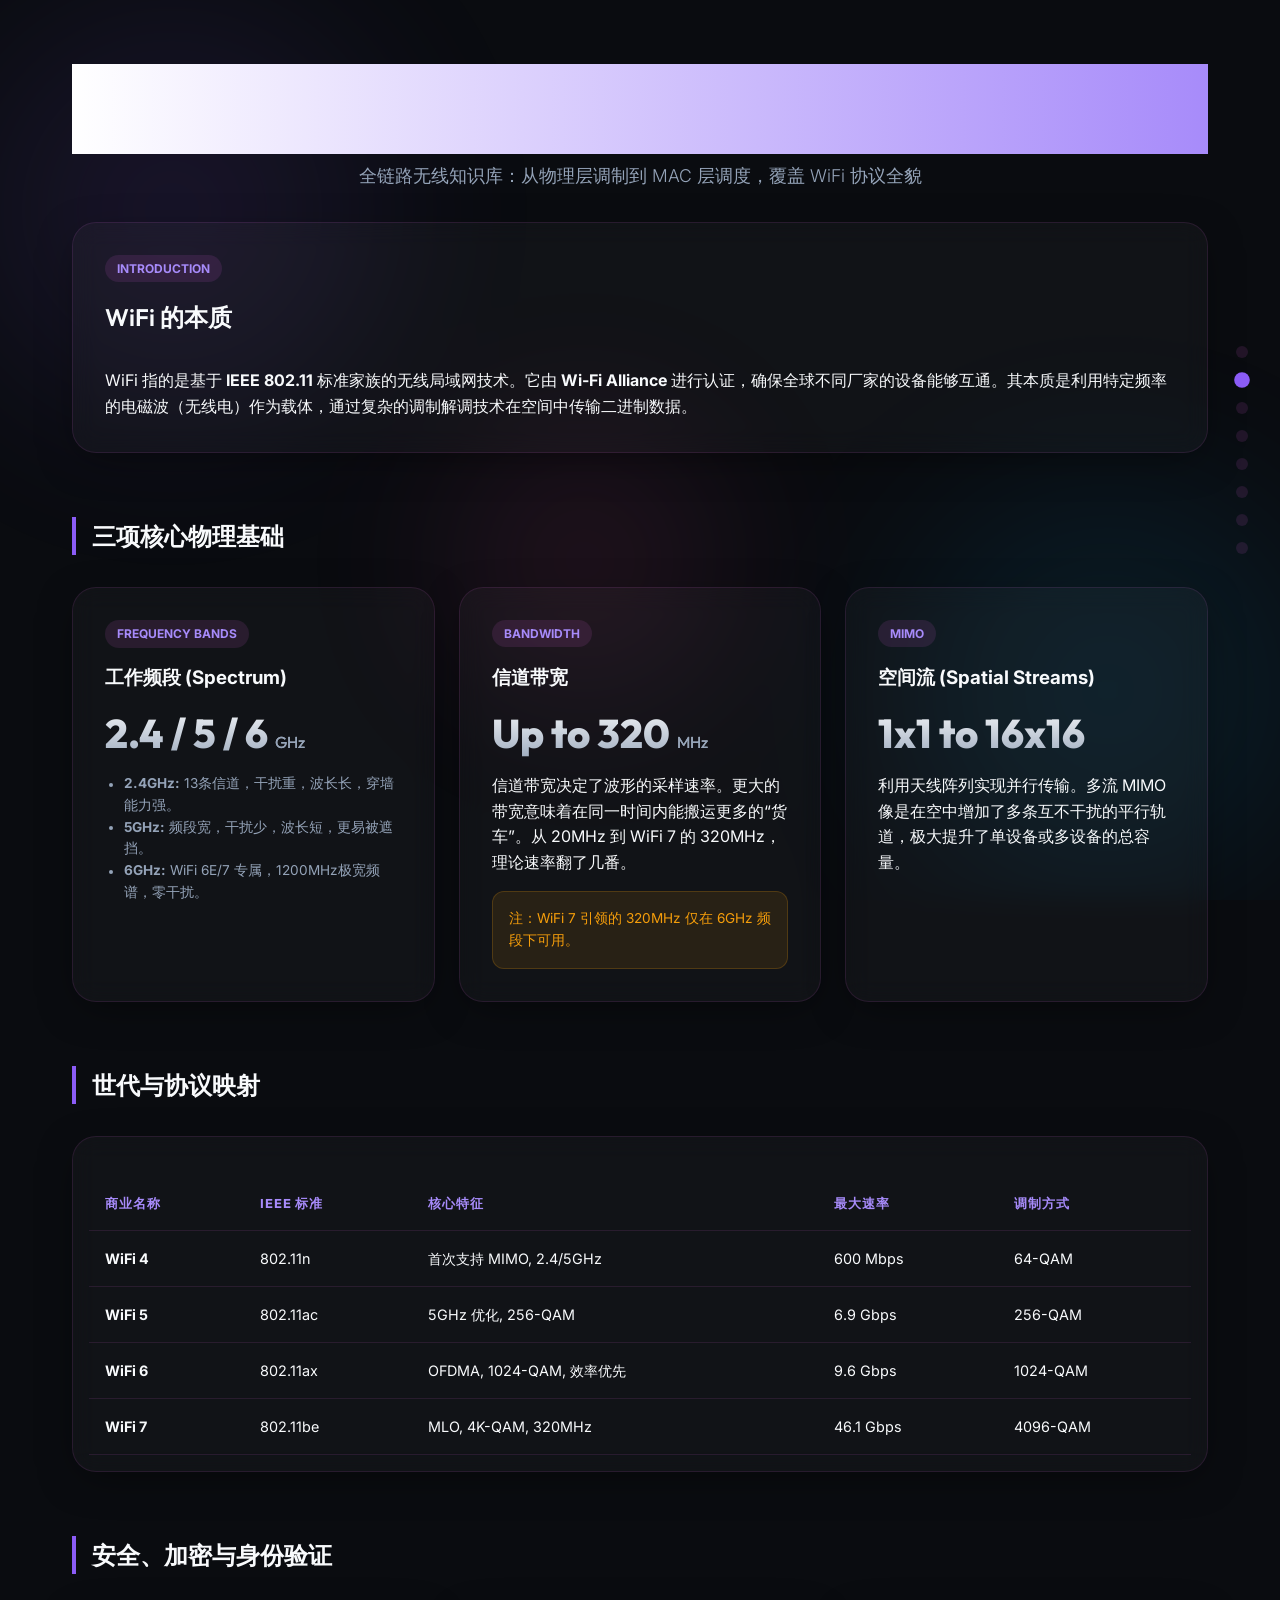
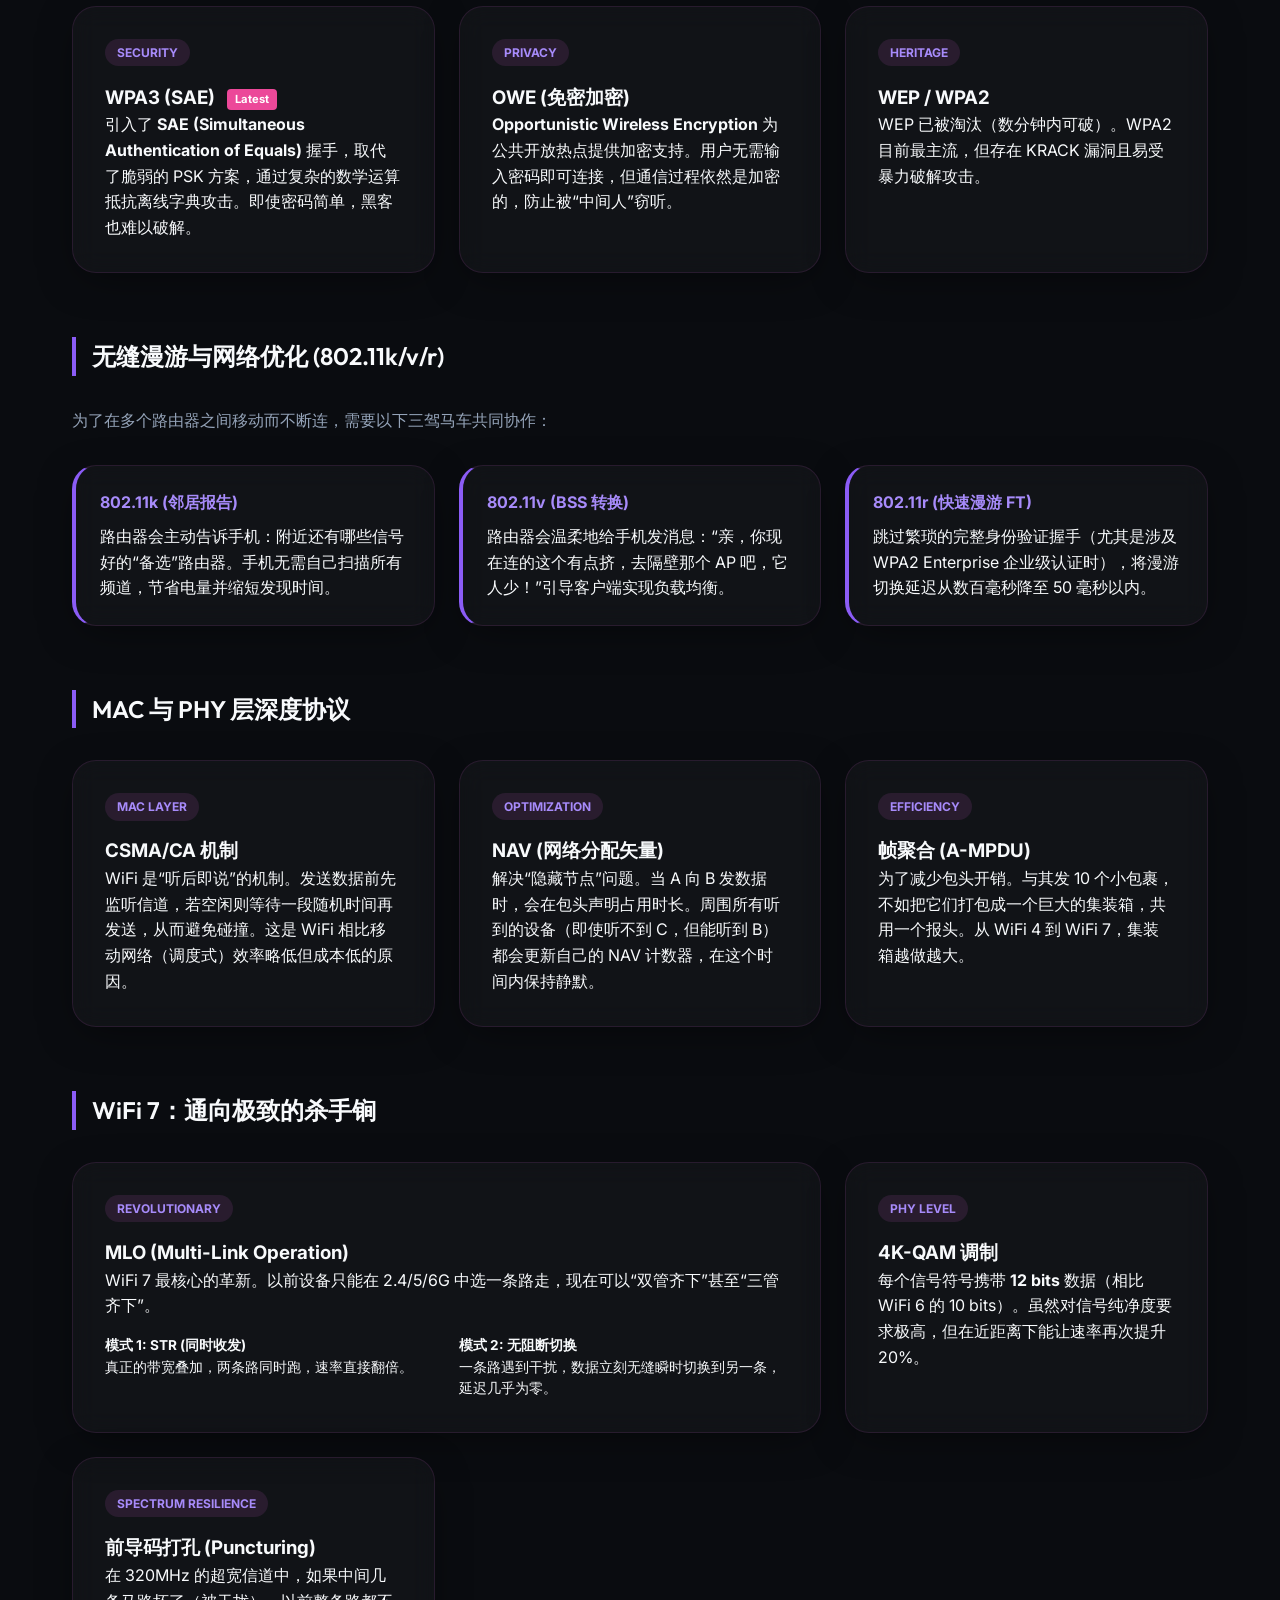
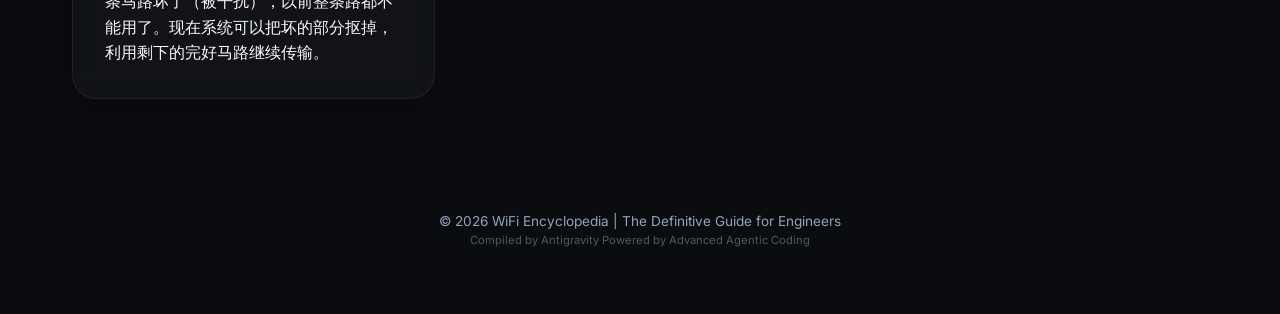
<file: wifi-knowledge.html>
<!DOCTYPE html>
<html lang="zh-CN">
<head>
    <meta charset="UTF-8">
    <meta name="viewport" content="width=device-width, initial-scale=1.0">
    <title>WiFi 知识全书 | The Complete WiFi Knowledge Base</title>
    <link rel="preconnect" href="https://fonts.googleapis.com">
    <link rel="preconnect" href="https://fonts.gstatic.com" crossorigin>
    <link href="https://fonts.googleapis.com/css2?family=Inter:wght@300;400;600;700&family=Outfit:wght@400;600;800&display=swap" rel="stylesheet">
    <link rel="stylesheet" href="style.css">
    <link rel="stylesheet" href="wifi-style.css">
</head>
<body>
    <div class="background-blobs">
        <div class="blob blob-1"></div>
        <div class="blob blob-2"></div>
        <div class="blob blob-3"></div>
    </div>

    <nav class="side-nav">
        <a href="#intro" class="nav-dot" data-title="简介"></a>
        <a href="#basics" class="nav-dot" data-title="核心基础"></a>
        <a href="#versions" class="nav-dot" data-title="世代演进"></a>
        <a href="#security" class="nav-dot" data-title="安全与加密"></a>
        <a href="#roaming" class="nav-dot" data-title="漫游优化"></a>
        <a href="#advanced" class="nav-dot" data-title="底层协议"></a>
        <a href="#wifi7" class="nav-dot" data-title="WiFi 7 深度领域"></a>
        <a href="index.html" class="nav-dot" style="background: var(--accent);" data-title="返回对比器"></a>
    </nav>

    <header>
        <div class="container">
            <h1 class="logo" style="background: linear-gradient(to right, #fff, var(--primary-light))">WiFi <span>Encyclopedia</span></h1>
            <p class="subtitle">全链路无线知识库：从物理层调制到 MAC 层调度，覆盖 WiFi 协议全貌</p>
        </div>
    </header>

    <main class="container">
        <!-- 简介 -->
        <section id="intro" class="glass bento-item">
            <span class="section-tag">Introduction</span>
            <h2>WiFi 的本质</h2>
            <p>WiFi 指的是基于 <b>IEEE 802.11</b> 标准家族的无线局域网技术。它由 <b>Wi-Fi Alliance</b> 进行认证，确保全球不同厂家的设备能够互通。其本质是利用特定频率的电磁波（无线电）作为载体，通过复杂的调制解调技术在空间中传输二进制数据。</p>
        </section>

        <!-- 核心基础 -->
        <section id="basics" class="info-category">
            <h2>三项核心物理基础</h2>
            <div class="knowledge-grid">
                <!-- 频段 -->
                <div class="glass bento-item">
                    <span class="section-tag">Frequency Bands</span>
                    <h3>工作频段 (Spectrum)</h3>
                    <div class="value-display">2.4 / 5 / 6 <span class="unit">GHz</span></div>
                    <ul style="font-size: 0.85rem; padding-left: 1.2rem; color: var(--text-dim);">
                        <li><b>2.4GHz:</b> 13条信道，干扰重，波长长，穿墙能力强。</li>
                        <li><b>5GHz:</b> 频段宽，干扰少，波长短，更易被遮挡。</li>
                        <li><b>6GHz:</b> WiFi 6E/7 专属，1200MHz极宽频谱，零干扰。</li>
                    </ul>
                </div>
                <!-- 带宽 -->
                <div class="glass bento-item">
                    <span class="section-tag">Bandwidth</span>
                    <h3>信道带宽</h3>
                    <div class="value-display">Up to 320 <span class="unit">MHz</span></div>
                    <p>信道带宽决定了波形的采样速率。更大的带宽意味着在同一时间内能搬运更多的“货车”。从 20MHz 到 WiFi 7 的 320MHz，理论速率翻了几番。</p>
                    <div class="note-box">注：WiFi 7 引领的 320MHz 仅在 6GHz 频段下可用。</div>
                </div>
                <!-- 空间流 -->
                <div class="glass bento-item">
                    <span class="section-tag">MIMO</span>
                    <h3>空间流 (Spatial Streams)</h3>
                    <div class="value-display">1x1 to 16x16</div>
                    <p>利用天线阵列实现并行传输。多流 MIMO 像是在空中增加了多条互不干扰的平行轨道，极大提升了单设备或多设备的总容量。</p>
                </div>
            </div>
        </section>

        <!-- 世代演进 -->
        <section id="versions" class="info-category">
            <h2>世代与协议映射</h2>
            <div class="glass" style="padding: 1rem; overflow-hidden;">
                <table class="tech-table">
                    <thead>
                        <tr>
                            <th>商业名称</th>
                            <th>IEEE 标准</th>
                            <th>核心特征</th>
                            <th>最大速率</th>
                            <th>调制方式</th>
                        </tr>
                    </thead>
                    <tbody>
                        <tr>
                            <td><b>WiFi 4</b></td>
                            <td>802.11n</td>
                            <td>首次支持 MIMO, 2.4/5GHz</td>
                            <td>600 Mbps</td>
                            <td>64-QAM</td>
                        </tr>
                        <tr>
                            <td><b>WiFi 5</b></td>
                            <td>802.11ac</td>
                            <td>5GHz 优化, 256-QAM</td>
                            <td>6.9 Gbps</td>
                            <td>256-QAM</td>
                        </tr>
                        <tr>
                            <td><b>WiFi 6</b></td>
                            <td>802.11ax</td>
                            <td>OFDMA, 1024-QAM, 效率优先</td>
                            <td>9.6 Gbps</td>
                            <td>1024-QAM</td>
                        </tr>
                        <tr>
                            <td><b>WiFi 7</b></td>
                            <td>802.11be</td>
                            <td>MLO, 4K-QAM, 320MHz</td>
                            <td>46.1 Gbps</td>
                            <td>4096-QAM</td>
                        </tr>
                    </tbody>
                </table>
            </div>
        </section>

        <!-- 安全与加密 -->
        <section id="security" class="info-category">
            <h2>安全、加密与身份验证</h2>
            <div class="knowledge-grid">
                <div class="glass bento-item">
                    <span class="section-tag">Security</span>
                    <h3>WPA3 (SAE) <span class="security-tag">Latest</span></h3>
                    <p>引入了 <b>SAE (Simultaneous Authentication of Equals)</b> 握手，取代了脆弱的 PSK 方案，通过复杂的数学运算抵抗离线字典攻击。即使密码简单，黑客也难以破解。</p>
                </div>
                <div class="glass bento-item">
                    <span class="section-tag">Privacy</span>
                    <h3>OWE (免密加密)</h3>
                    <p><b>Opportunistic Wireless Encryption</b> 为公共开放热点提供加密支持。用户无需输入密码即可连接，但通信过程依然是加密的，防止被“中间人”窃听。</p>
                </div>
                <div class="glass bento-item">
                    <span class="section-tag">Heritage</span>
                    <h3>WEP / WPA2</h3>
                    <p>WEP 已被淘汰（数分钟内可破）。WPA2 目前最主流，但存在 KRACK 漏洞且易受暴力破解攻击。</p>
                </div>
            </div>
        </section>

        <!-- 漫游优化 -->
        <section id="roaming" class="info-category">
            <h2>无缝漫游与网络优化 (802.11k/v/r)</h2>
            <p style="margin-bottom: 2rem; color: var(--text-dim);">为了在多个路由器之间移动而不断连，需要以下三驾马车共同协作：</p>
            <div class="deep-dive">
                <div class="glass tech-explanation">
                    <h4>802.11k (邻居报告)</h4>
                    <p>路由器会主动告诉手机：附近还有哪些信号好的“备选”路由器。手机无需自己扫描所有频道，节省电量并缩短发现时间。</p>
                </div>
                <div class="glass tech-explanation">
                    <h4>802.11v (BSS 转换)</h4>
                    <p>路由器会温柔地给手机发消息：“亲，你现在连的这个有点挤，去隔壁那个 AP 吧，它人少！”引导客户端实现负载均衡。</p>
                </div>
                <div class="glass tech-explanation">
                    <h4>802.11r (快速漫游 FT)</h4>
                    <p>跳过繁琐的完整身份验证握手（尤其是涉及 WPA2 Enterprise 企业级认证时），将漫游切换延迟从数百毫秒降至 50 毫秒以内。</p>
                </div>
            </div>
        </section>

        <!-- 底层协议详解 -->
        <section id="advanced" class="info-category">
            <h2>MAC 与 PHY 层深度协议</h2>
            <div class="knowledge-grid">
                <!-- CSMA/CA -->
                <div class="glass bento-item">
                    <span class="section-tag">MAC Layer</span>
                    <h3>CSMA/CA 机制</h3>
                    <p>WiFi 是“听后即说”的机制。发送数据前先监听信道，若空闲则等待一段随机时间再发送，从而避免碰撞。这是 WiFi 相比移动网络（调度式）效率略低但成本低的原因。</p>
                </div>
                <!-- NAV -->
                <div class="glass bento-item">
                    <span class="section-tag">Optimization</span>
                    <h3>NAV (网络分配矢量)</h3>
                    <p>解决“隐藏节点”问题。当 A 向 B 发数据时，会在包头声明占用时长。周围所有听到的设备（即使听不到 C，但能听到 B）都会更新自己的 NAV 计数器，在这个时间内保持静默。</p>
                </div>
                <!-- Data Aggregation -->
                <div class="glass bento-item">
                    <span class="section-tag">Efficiency</span>
                    <h3>帧聚合 (A-MPDU)</h3>
                    <p>为了减少包头开销。与其发 10 个小包裹，不如把它们打包成一个巨大的集装箱，共用一个报头。从 WiFi 4 到 WiFi 7，集装箱越做越大。</p>
                </div>
            </div>
        </section>

        <!-- WiFi 7 深度领域 -->
        <section id="wifi7" class="info-category">
            <h2>WiFi 7：通向极致的杀手锏</h2>
            <div class="knowledge-grid">
                <!-- MLO -->
                <div class="glass bento-item" style="grid-column: span 2;">
                    <span class="section-tag">Revolutionary</span>
                    <h3>MLO (Multi-Link Operation)</h3>
                    <p>WiFi 7 最核心的革新。以前设备只能在 2.4/5/6G 中选一条路走，现在可以“双管齐下”甚至“三管齐下”。</p>
                    <div class="knowledge-grid" style="grid-template-columns: 1fr 1fr; margin-top: 1rem;">
                        <div style="font-size: 0.85rem;">
                            <b>模式 1: STR (同时收发)</b><br>
                            真正的带宽叠加，两条路同时跑，速率直接翻倍。
                        </div>
                        <div style="font-size: 0.85rem;">
                            <b>模式 2: 无阻断切换</b><br>
                            一条路遇到干扰，数据立刻无缝瞬时切换到另一条，延迟几乎为零。
                        </div>
                    </div>
                </div>
                <!-- 4096-QAM -->
                <div class="glass bento-item">
                    <span class="section-tag">PHY Level</span>
                    <h3>4K-QAM 调制</h3>
                    <p>每个信号符号携带 <b>12 bits</b> 数据（相比 WiFi 6 的 10 bits）。虽然对信号纯净度要求极高，但在近距离下能让速率再次提升 20%。</p>
                </div>
                <!-- Puncturing -->
                <div class="glass bento-item">
                    <span class="section-tag">Spectrum Resilience</span>
                    <h3>前导码打孔 (Puncturing)</h3>
                    <p>在 320MHz 的超宽信道中，如果中间几条马路坏了（被干扰），以前整条路都不能用了。现在系统可以把坏的部分抠掉，利用剩下的完好马路继续传输。</p>
                </div>
            </div>
        </section>
    </main>

    <footer>
        <div class="container">
            <p>&copy; 2026 WiFi Encyclopedia | The Definitive Guide for Engineers</p>
            <p style="font-size: 0.7rem; opacity: 0.5;">Compiled by Antigravity Powered by Advanced Agentic Coding</p>
        </div>
    </footer>

    <script>
        // Smooth scrolling and observer code omitted for brevity but should be retained from previous version
        document.querySelectorAll('.nav-dot').forEach(anchor => {
            anchor.addEventListener('click', function(e) {
                const href = this.getAttribute('href');
                if (href.startsWith('#')) {
                    e.preventDefault();
                    document.querySelector(href).scrollIntoView({
                        behavior: 'smooth'
                    });
                }
            });
        });

        const observerOptions = { threshold: 0.3 };
        const observer = new IntersectionObserver((entries) => {
            entries.forEach(entry => {
                if (entry.isIntersecting) {
                    const id = entry.target.getAttribute('id');
                    document.querySelectorAll('.nav-dot').forEach(dot => {
                        const active = dot.getAttribute('href') === '#' + id;
                        dot.style.background = active ? 'var(--primary)' : 'var(--glass-border)';
                        dot.style.transform = active ? 'scale(1.3)' : 'scale(1)';
                    });
                }
            });
        }, observerOptions);

        document.querySelectorAll('section').forEach(section => observer.observe(section));
    </script>
</body>
</html>
</file>
<file: style.css>
:root {
    --bg-color: #0a0c10;
    --glass-bg: rgba(255, 255, 255, 0.03);
    --glass-border: rgba(255, 255, 255, 0.08);
    --primary: #4f46e5;
    --primary-light: #818cf8;
    --secondary: #0ea5e9;
    --accent: #f43f5e;
    --text-main: #f8fafc;
    --text-dim: #94a3b8;
    --transition: all 0.4s cubic-bezier(0.23, 1, 0.32, 1);
    --shadow: 0 10px 40px -10px rgba(0, 0, 0, 0.5);
}

* {
    margin: 0;
    padding: 0;
    box-sizing: border-box;
}

body {
    background-color: var(--bg-color);
    color: var(--text-main);
    font-family: 'Inter', -apple-system, BlinkMacSystemFont, "Segoe UI", Roboto, sans-serif;
    line-height: 1.6;
    overflow-x: hidden;
    min-height: 100vh;
}

.container {
    max-width: 1200px;
    margin: 0 auto;
    padding: 0 2rem;
}

/* Background Blobs */
.background-blobs {
    position: fixed;
    top: 0;
    left: 0;
    width: 100%;
    height: 100%;
    z-index: -1;
    overflow: hidden;
}

.blob {
    position: absolute;
    width: 600px;
    height: 600px;
    background: radial-gradient(circle, var(--primary) 0%, transparent 70%);
    opacity: 0.15;
    filter: blur(80px);
    border-radius: 50%;
    animation: move 20s infinite alternate;
}

.blob-1 { top: -10%; left: -10%; background: radial-gradient(circle, var(--primary) 0%, transparent 70%); }
.blob-2 { bottom: -10%; right: -10%; background: radial-gradient(circle, var(--secondary) 0%, transparent 70%); animation-delay: -5s; }
.blob-3 { top: 40%; left: 30%; background: radial-gradient(circle, var(--accent) 0%, transparent 70%); width: 400px; height: 400px; animation-delay: -10s; }

@keyframes move {
    0% { transform: translate(0, 0) scale(1); }
    100% { transform: translate(100px, 100px) scale(1.1); }
}

header {
    padding: 4rem 0 2rem;
    text-align: center;
}

.logo {
    font-family: 'Outfit', sans-serif;
    font-size: 3.5rem;
    font-weight: 800;
    letter-spacing: -2px;
    margin-bottom: 0.5rem;
    background: linear-gradient(to right, #fff, var(--primary-light));
    -webkit-background-clip: text;
    background-clip: text;
    -webkit-text-fill-color: transparent;
}

.logo span {
    font-weight: 400;
    color: var(--text-dim);
}

.subtitle {
    font-size: 1.1rem;
    color: var(--text-dim);
    font-weight: 300;
}

.glass {
    background: var(--glass-bg);
    backdrop-filter: blur(12px);
    -webkit-backdrop-filter: blur(12px);
    border: 1px solid var(--glass-border);
    border-radius: 24px;
    box-shadow: var(--shadow);
}

section {
    margin-bottom: 3rem;
}

h2 {
    font-family: 'Outfit', sans-serif;
    font-size: 1.5rem;
    margin-bottom: 2rem;
    font-weight: 600;
}

/* Compact Selection Panel */
.panel-header-compact {
    display: flex;
    justify-content: space-between;
    align-items: center;
    margin-bottom: 1.5rem;
}

.panel-header-compact h2 {
    margin-bottom: 0;
    font-size: 1.2rem;
}

.selection-actions-top {
    display: flex;
    gap: 0.75rem;
    align-items: center;
}

.btn-tiny {
    padding: 0.3rem 0.8rem;
    font-size: 0.75rem;
    background: rgba(255, 255, 255, 0.05);
    border-radius: 8px;
    color: var(--text-dim);
    border: 1px solid var(--glass-border);
    cursor: pointer;
}

.badge-tiny {
    background: var(--primary);
    color: #fff;
    font-size: 0.75rem;
    padding: 0.3rem 0.8rem;
    border-radius: 8px;
    font-weight: 700;
}

.chip-groups-compact {
    display: flex;
    flex-direction: column;
    gap: 1.25rem;
}

.series-group-header {
    display: flex;
    align-items: baseline;
    gap: 1rem;
    margin-bottom: 0.75rem;
    border-bottom: 1px solid rgba(255, 255, 255, 0.05);
    padding-bottom: 0.4rem;
}

.series-group-header h3 {
    font-size: 1.1rem;
    color: #fff;
    margin: 0;
    min-width: 80px;
}

.series-pos-desc {
    font-size: 0.8rem;
    color: var(--text-dim);
    font-weight: 300;
}

.chip-grid-compact {
    display: flex;
    flex-wrap: wrap;
    gap: 0.6rem;
}

.chip-card-compact {
    background: rgba(255, 255, 255, 0.03);
    border: 1px solid var(--glass-border);
    padding: 0.5rem 0.9rem;
    border-radius: 10px;
    cursor: pointer;
    transition: var(--transition);
    font-size: 0.9rem;
    font-weight: 500;
}

.chip-card-compact:hover {
    background: rgba(255, 255, 255, 0.08);
    border-color: var(--primary-light);
}

.chip-card-compact.selected {
    background: var(--primary);
    border-color: var(--primary-light);
    color: #fff;
    box-shadow: 0 4px 12px rgba(79, 70, 229, 0.3);
}

/* Updated Feature Labels */
        tr.clickable-row {
            cursor: pointer;
            transition: var(--transition);
        }

        tr.clickable-row:hover {
            background: rgba(255, 255, 255, 0.05);
        }

        .explanation-row td {
            background: rgba(0, 0, 0, 0.2);
            border-bottom: 2px solid var(--primary);
            padding: 0;
            overflow: hidden;
        }

        .explanation-content {
            padding: 1.2rem 2rem;
            font-size: 0.85rem;
            color: var(--text-dim);
            line-height: 1.6;
            animation: slideDown 0.3s ease-out;
            max-width: 1000px;
        }

        .explanation-content b {
            color: var(--primary-light);
            display: block;
            margin-bottom: 0.4rem;
            font-size: 0.9rem;
        }

        @keyframes slideDown {
            from { opacity: 0; transform: translateY(-10px); }
            to { opacity: 1; transform: translateY(0); }
        }

        .feature-label {
    font-size: 0.85rem;
}

td, th {
    padding: 0.8rem 1rem;
    font-size: 0.9rem;
}

/* Category Tabs */
.detailed-comparison-tools {
    margin-bottom: 1.5rem;
    border-bottom: 1px solid var(--glass-border);
    padding-bottom: 1rem;
}

.category-tabs {
    display: flex;
    gap: 0.5rem;
    overflow-x: auto;
    padding-bottom: 0.5rem;
}

.tab-btn {
    padding: 0.6rem 1.2rem;
    border-radius: 30px;
    border: 1px solid var(--glass-border);
    background: transparent;
    color: var(--text-dim);
    font-weight: 600;
    cursor: pointer;
    white-space: nowrap;
    transition: var(--transition);
}

.tab-btn:hover {
    border-color: var(--primary-light);
    color: #fff;
}

.tab-btn.active {
    background: var(--primary);
    border-color: var(--primary);
    color: #fff;
}

/* Peripheral Search */
.search-container {
    margin-bottom: 1.5rem;
    animation: fadeIn 0.4s var(--transition);
}

#peripheral-search {
    width: 100%;
    padding: 0.8rem 1.2rem;
    background: rgba(255, 255, 255, 0.05);
    border: 1px solid var(--glass-border);
    border-radius: 12px;
    color: #fff;
    font-size: 1rem;
    transition: var(--transition);
}

#peripheral-search:focus {
    outline: none;
    border-color: var(--primary-light);
    background: rgba(255, 255, 255, 0.08);
    box-shadow: 0 0 15px rgba(79, 70, 229, 0.2);
}

.search-container.hidden {
    display: none;
}
.single-chip-hero {
    display: flex;
    gap: 2rem;
    align-items: center;
    margin-bottom: 2.5rem;
    padding: 2rem;
    background: linear-gradient(135deg, rgba(79, 70, 229, 0.1) 0%, transparent 100%);
    border-radius: 20px;
}

.chip-icon-large {
    font-size: 4rem;
    background: var(--glass-bg);
    width: 100px;
    height: 100px;
    display: flex;
    align-items: center;
    justify-content: center;
    border-radius: 24px;
    border: 1px solid var(--glass-border);
}

.single-chip-header h2 {
    font-size: 2.5rem;
    margin-bottom: 0.2rem;
}

.single-chip-header .highlight-tag {
    display: inline-block;
    background: var(--accent);
    color: #fff;
    padding: 0.2rem 0.8rem;
    border-radius: 4px;
    font-size: 0.75rem;
    font-weight: 800;
    text-transform: uppercase;
}

.chip-card .series {
    display: block;
    font-size: 0.75rem;
    text-transform: uppercase;
    color: var(--text-dim);
    margin-top: 0.2rem;
}

.chip-card.selected .series {
    color: rgba(255, 255, 255, 0.8);
}

.selection-actions {
    display: flex;
    justify-content: space-between;
    align-items: center;
}

.btn {
    padding: 0.75rem 1.5rem;
    border-radius: 12px;
    border: none;
    font-weight: 600;
    cursor: pointer;
    transition: var(--transition);
}

.btn-secondary {
    background: rgba(255, 255, 255, 0.05);
    color: var(--text-main);
}

.btn-secondary:hover {
    background: rgba(255, 255, 255, 0.1);
}

.badge {
    background: var(--primary);
    padding: 0.5rem 1rem;
    border-radius: 30px;
    font-size: 0.85rem;
    font-weight: 600;
}

/* Comparison Panel */
.comparison-panel {
    padding: 2rem;
    animation: fadeIn 0.8s var(--transition);
}

.panel-header {
    display: flex;
    justify-content: space-between;
    align-items: center;
    margin-bottom: 2rem;
}

.comparison-scroll-container {
    overflow-x: auto;
    margin: 0 -2rem;
    padding: 0 2rem;
}

table {
    width: 100%;
    border-collapse: separate;
    border-spacing: 0;
    min-width: 800px;
}

th, td {
    padding: 1.25rem;
    text-align: left;
    border-bottom: 1px solid var(--glass-border);
}

th {
    font-family: 'Outfit', sans-serif;
    color: var(--text-dim);
    font-weight: 600;
    font-size: 0.9rem;
    text-transform: uppercase;
    letter-spacing: 1px;
}

.feature-label {
    min-width: 150px;
    font-weight: 600;
    color: var(--primary-light);
    background: rgba(79, 70, 229, 0.03);
}

.chip-header {
    font-size: 1.2rem;
    font-weight: 700;
    color: #fff;
    min-width: 200px;
}

.superior {
    color: #4ade80; /* Green highlight for better specs */
    font-weight: 700;
}

.inferior {
    opacity: 0.6;
}

/* States */
.hidden { display: none; }

.empty-state {
    text-align: center;
    padding: 5rem 0;
    color: var(--text-dim);
}

.empty-state .icon {
    font-size: 4rem;
    margin-bottom: 1rem;
    opacity: 0.2;
}

@keyframes slideIn {
    from { opacity: 0; transform: translateY(20px); }
    to { opacity: 1; transform: translateY(0); }
}

@keyframes fadeIn {
    from { opacity: 0; }
    to { opacity: 1; }
}

footer {
    padding: 4rem 0;
    text-align: center;
    color: var(--text-dim);
    font-size: 0.85rem;
}

/* Scrollbar */
::-webkit-scrollbar { width: 8px; height: 8px; }
::-webkit-scrollbar-track { background: var(--bg-color); }
::-webkit-scrollbar-thumb { background: var(--glass-border); border-radius: 4px; }
::-webkit-scrollbar-thumb:hover { background: rgba(255, 255, 255, 0.2); }
</file>
<file: wifi-style.css>
:root {
    --bg-color: #0a0c10;
    --glass-bg: rgba(255, 255, 255, 0.03);
    --glass-border: rgba(255, 107, 255, 0.1);
    --primary: #8b5cf6; /* Modern Purple */
    --primary-light: #a78bfa;
    --secondary: #0ea5e9;
    --accent: #ec4899;
    --text-main: #f8fafc;
    --text-dim: #94a3b8;
    --transition: all 0.4s cubic-bezier(0.23, 1, 0.32, 1);
    --shadow: 0 10px 40px -10px rgba(0, 0, 0, 0.5);
    --wifi-gold: #f59e0b;
}

/* Base resets handled by linking style.css if needed, 
   but for standalone feel, we redefine core layout */

.knowledge-grid {
    display: grid;
    grid-template-columns: repeat(auto-fit, minmax(300px, 1fr));
    gap: 1.5rem;
    margin-top: 2rem;
}

.bento-item {
    padding: 2rem;
    position: relative;
    overflow: hidden;
    transition: var(--transition);
}

.bento-item:hover {
    transform: translateY(-5px);
    border-color: var(--primary-light);
    background: rgba(255, 255, 255, 0.05);
}

.section-tag {
    display: inline-block;
    padding: 0.25rem 0.75rem;
    border-radius: 20px;
    background: var(--glass-border);
    font-size: 0.75rem;
    font-weight: 700;
    text-transform: uppercase;
    color: var(--primary-light);
    margin-bottom: 1rem;
}

.value-display {
    font-family: 'Outfit', sans-serif;
    font-size: 2.5rem;
    font-weight: 800;
    margin: 0.5rem 0;
    background: linear-gradient(to bottom, #fff, var(--text-dim));
    -webkit-background-clip: text;
    background-clip: text;
    -webkit-text-fill-color: transparent;
}

.unit {
    font-size: 1rem;
    font-weight: 400;
    -webkit-text-fill-color: var(--text-dim);
}

/* WiFi Versions Cards */
.version-timeline {
    margin-top: 4rem;
}

.version-card {
    display: grid;
    grid-template-columns: 120px 1fr;
    gap: 2rem;
    margin-bottom: 2rem;
    padding: 2rem;
}

.version-info h3 {
    font-family: 'Outfit', sans-serif;
    font-size: 1.8rem;
    margin-bottom: 0.5rem;
}

.feature-pill {
    display: inline-block;
    padding: 0.2rem 0.6rem;
    border-radius: 6px;
    background: rgba(139, 92, 246, 0.2);
    color: var(--primary-light);
    font-size: 0.8rem;
    font-weight: 600;
    margin-right: 0.5rem;
    margin-bottom: 0.5rem;
    border: 1px solid rgba(139, 92, 246, 0.3);
}

.version-badge {
    width: 100px;
    height: 100px;
    background: var(--primary);
    border-radius: 24px;
    display: flex;
    align-items: center;
    justify-content: center;
    font-size: 2.5rem;
    font-weight: 800;
    box-shadow: 0 10px 20px rgba(139, 92, 246, 0.4);
    color: #fff;
    text-shadow: 0 2px 4px rgba(0,0,0,0.3);
}

/* Sidebar Navigation */
.side-nav {
    position: fixed;
    right: 2rem;
    top: 50%;
    transform: translateY(-50%);
    z-index: 100;
    display: flex;
    flex-direction: column;
    gap: 1rem;
}

.nav-dot {
    width: 12px;
    height: 12px;
    background: var(--glass-border);
    border-radius: 50%;
    cursor: pointer;
    transition: var(--transition);
    position: relative;
}

.nav-dot:hover {
    background: var(--primary-light);
}

.nav-dot::after {
    content: attr(data-title);
    position: absolute;
    right: 25px;
    top: 50%;
    transform: translateY(-50%);
    background: var(--glass-bg);
    padding: 0.3rem 0.8rem;
    border-radius: 6px;
    white-space: nowrap;
    opacity: 0;
    pointer-events: none;
    transition: var(--transition);
    border: 1px solid var(--glass-border);
    font-size: 0.75rem;
}

.nav-dot:hover::after {
    opacity: 1;
    right: 30px;
}

/* Deep Dive Section */
.deep-dive {
    display: grid;
    grid-template-columns: repeat(auto-fit, minmax(280px, 1fr));
    gap: 1.5rem;
}

.tech-explanation {
    padding: 1.5rem;
    border-left: 4px solid var(--primary);
}

.tech-explanation h4 {
    color: var(--primary-light);
    margin-bottom: 0.5rem;
}

/* Technical Tables */
.tech-table {
    width: 100%;
    border-collapse: collapse;
    margin-top: 1.5rem;
    font-size: 0.9rem;
}

.tech-table th, .tech-table td {
    padding: 1rem;
    text-align: left;
    border-bottom: 1px solid var(--glass-border);
}

.tech-table th {
    color: var(--primary-light);
    font-weight: 700;
    text-transform: uppercase;
    font-size: 0.8rem;
}

.tech-table tr:hover {
    background: rgba(255, 255, 255, 0.02);
}

/* Category Sections */
.info-category {
    margin-top: 4rem;
}

.info-category h2 {
    border-left: 4px solid var(--primary);
    padding-left: 1rem;
    margin-bottom: 2rem;
}

/* Warning/Note Boxes */
.note-box {
    background: rgba(245, 158, 11, 0.1);
    border: 1px solid rgba(245, 158, 11, 0.2);
    padding: 1rem;
    border-radius: 12px;
    margin-top: 1rem;
    font-size: 0.85rem;
    color: var(--wifi-gold);
}

.security-tag {
    background: var(--accent);
    color: #fff;
    padding: 0.2rem 0.5rem;
    border-radius: 4px;
    font-size: 0.7rem;
    margin-left: 0.5rem;
}

@media (max-width: 768px) {
    .side-nav { display: none; }
    .version-card { grid-template-columns: 1fr; text-align: center; }
    .version-badge { margin: 0 auto; }
    .tech-table { display: block; overflow-x: auto; }
}
</file>
